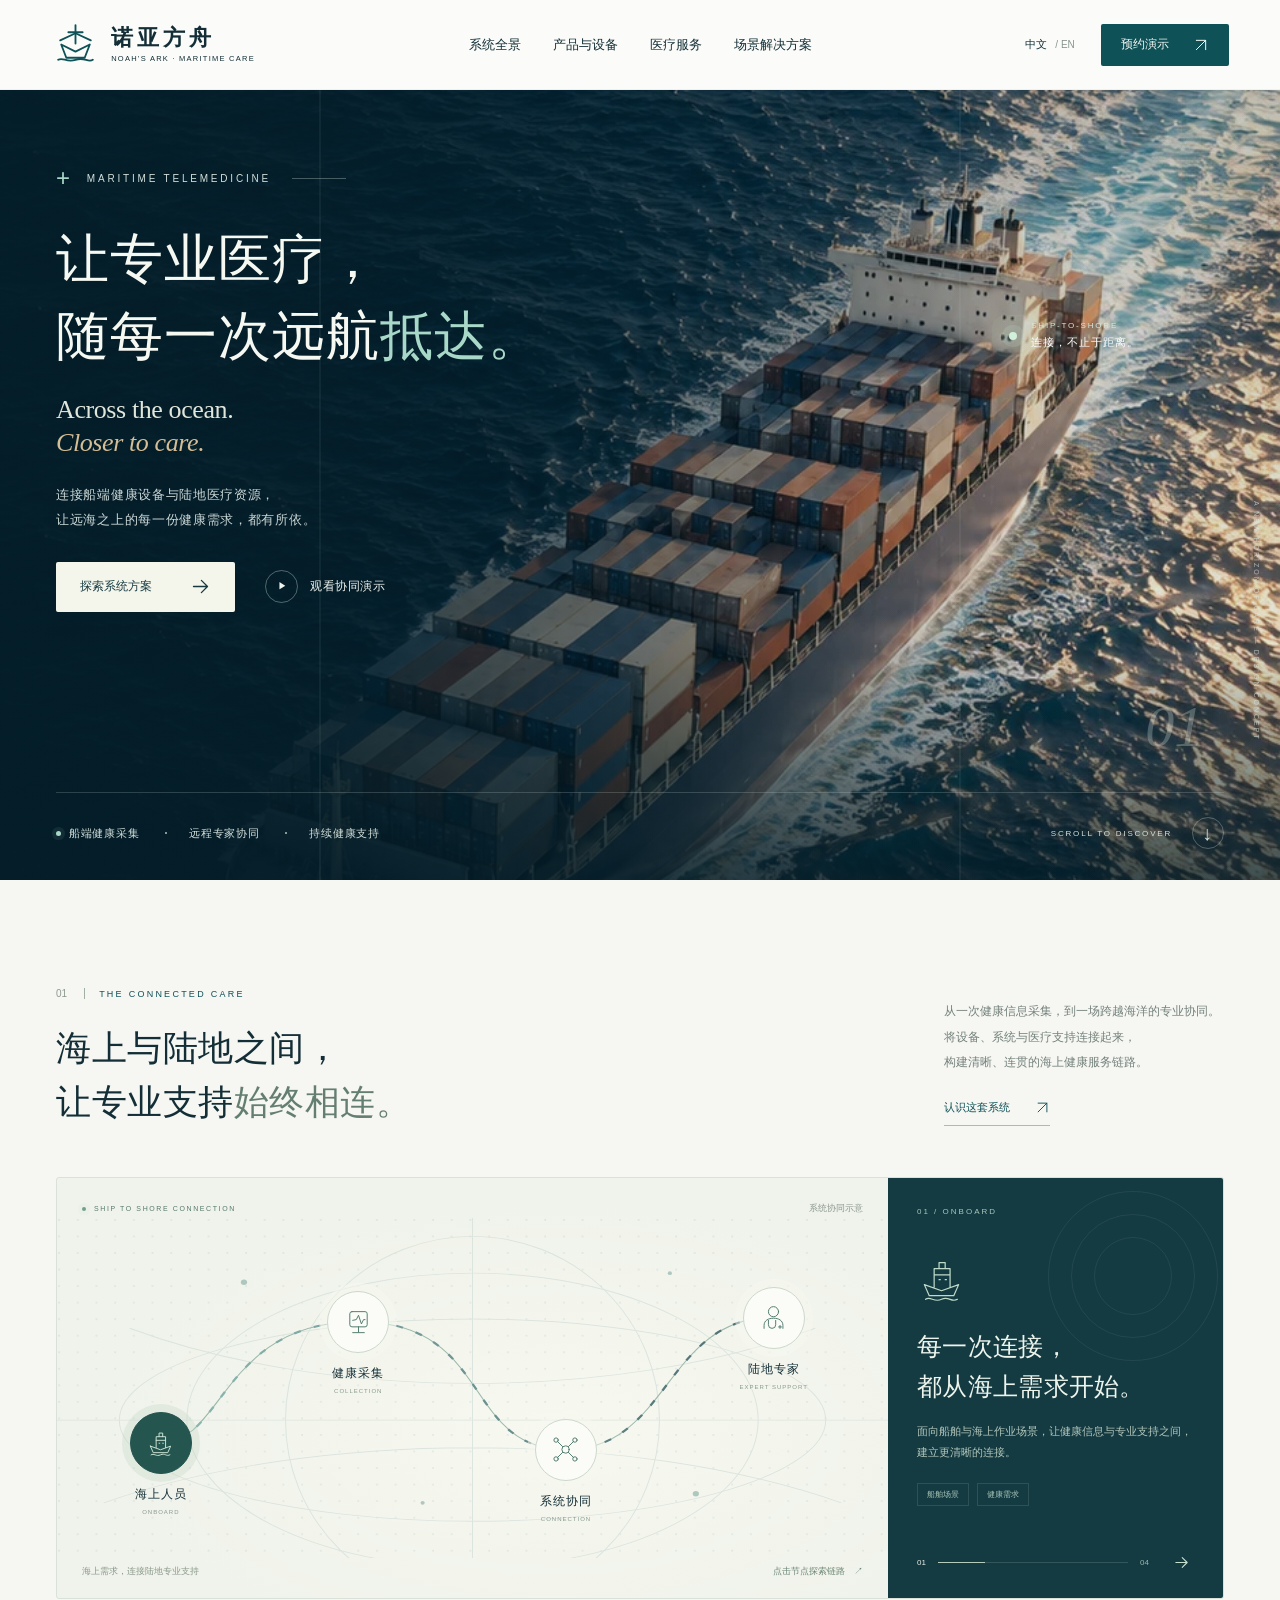
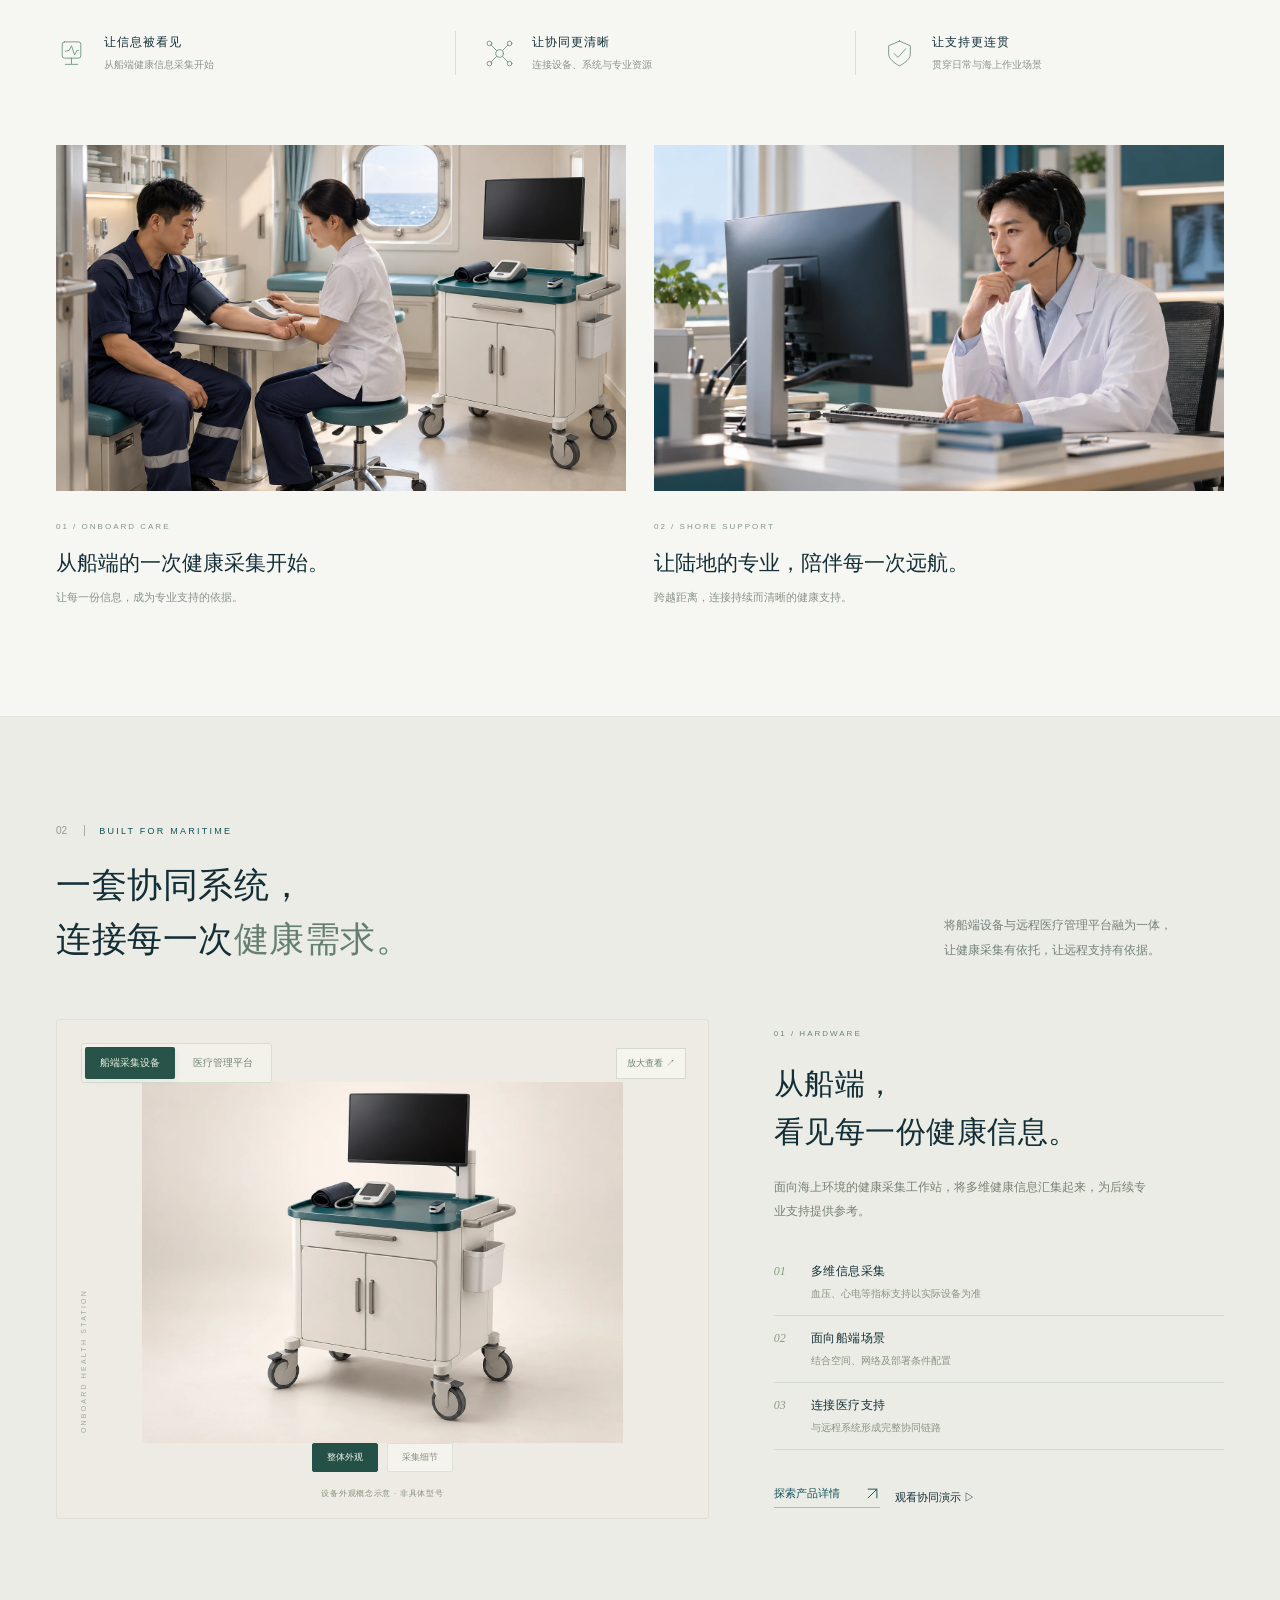
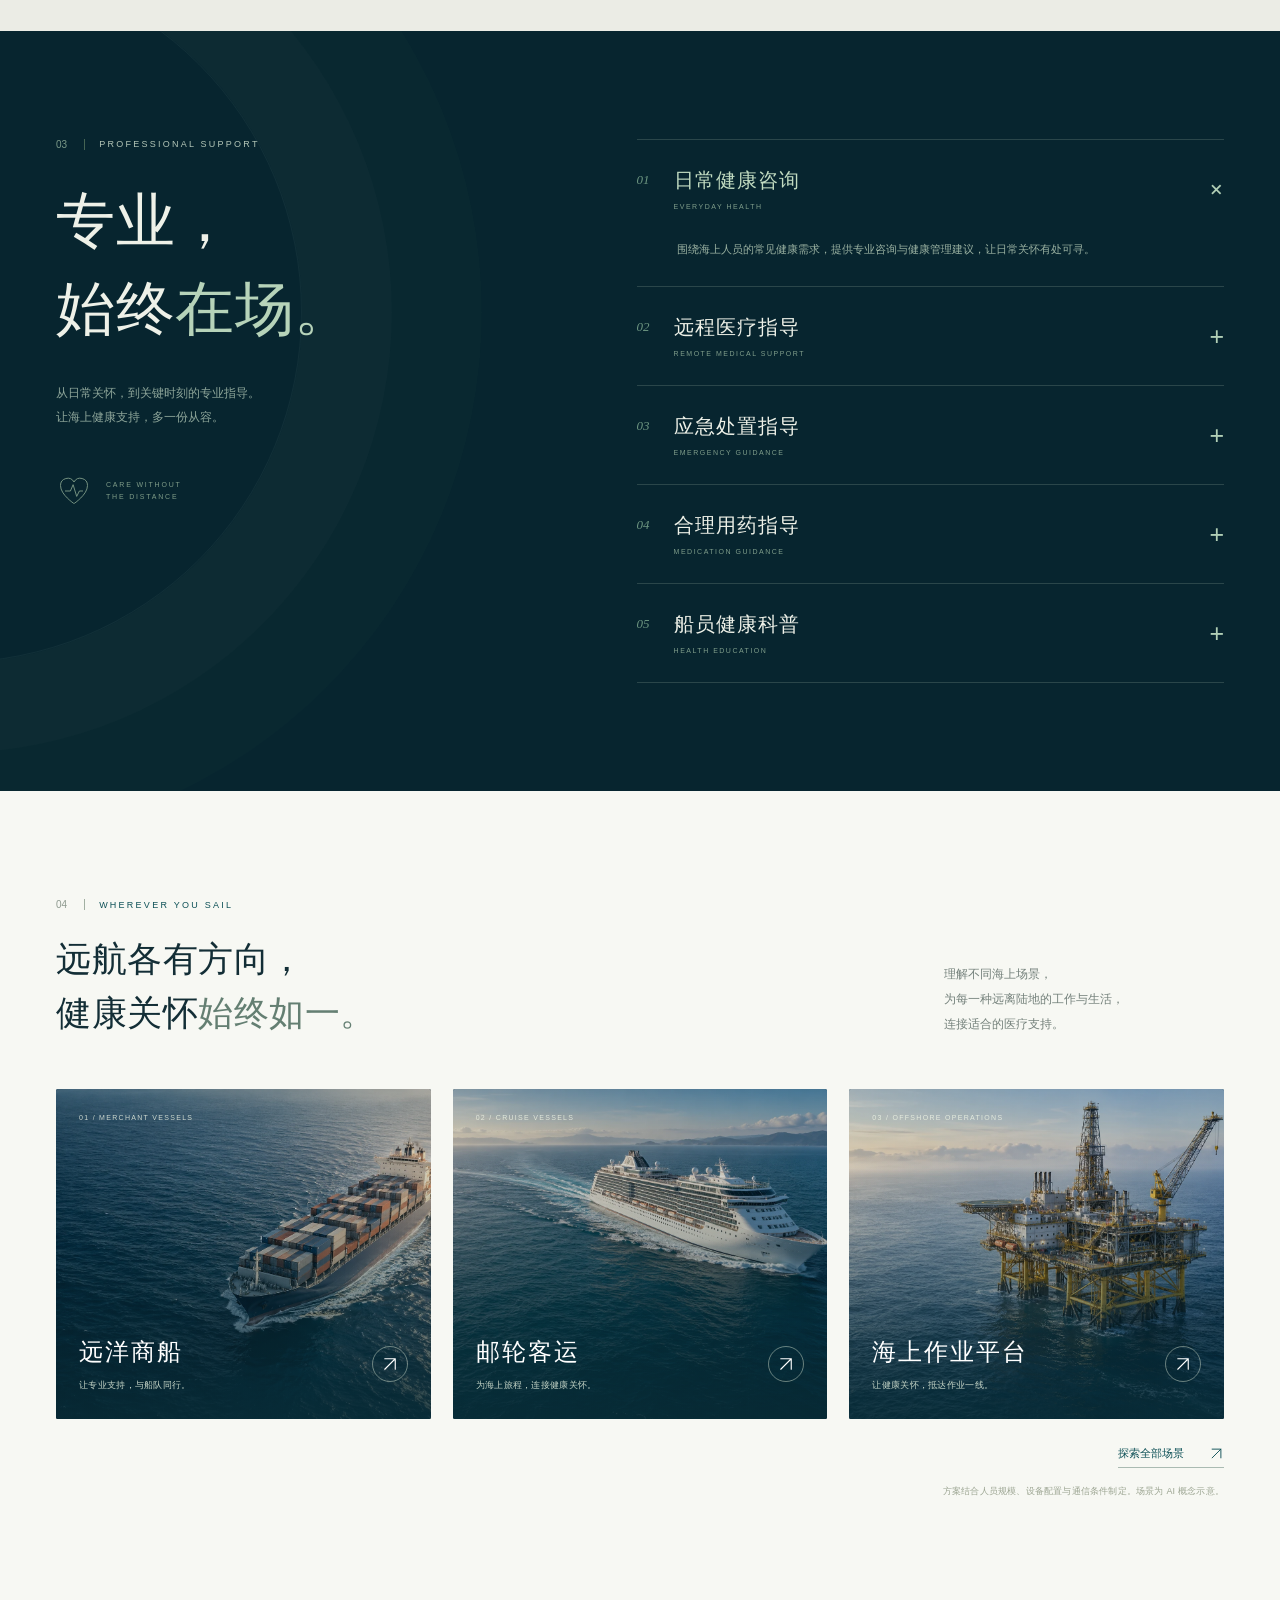
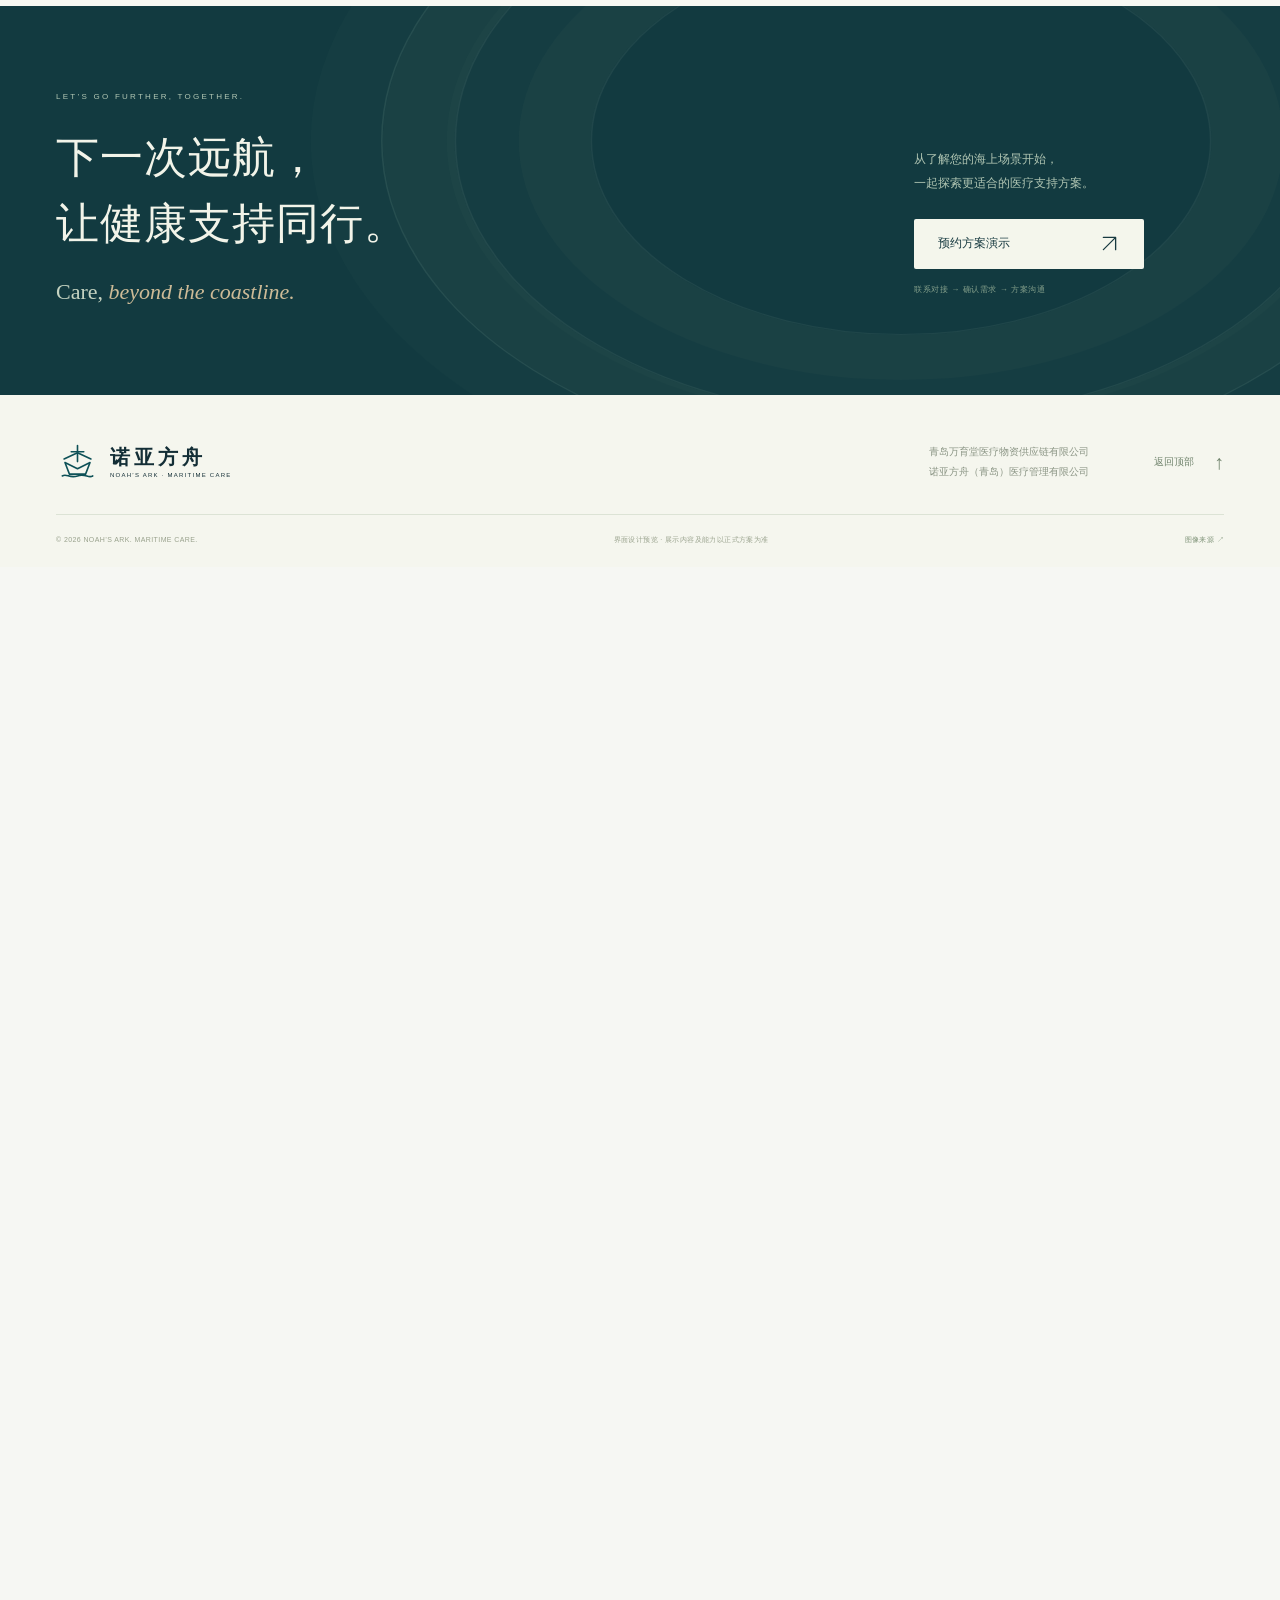
<file: index.html>
<!doctype html>
<html lang="zh-CN">
<head>
  <meta charset="UTF-8">
  <meta name="viewport" content="width=device-width, initial-scale=1.0">
  <meta name="theme-color" content="#082a34">
  <meta name="description" content="诺亚方舟海上远程医疗网站视觉原型。">
  <title>诺亚方舟 · 医疗支持，无远弗届</title>
  <link rel="icon" href="assets/favicon.svg" type="image/svg+xml">
  <link rel="stylesheet" href="styles.css">
  <link rel="stylesheet" href="motion.css">
  <link rel="stylesheet" href="experience.css">
  <script src="ui.js" defer></script>
  <script src="app.js" defer></script>
  <script src="hero-sequence.js" defer></script>
</head>
<body data-page="home">
<svg class="icon-library" xmlns="http://www.w3.org/2000/svg" aria-hidden="true">
  <defs>
    <symbol id="i-arrow" viewBox="0 0 24 24"><path d="M4 12h15M13 5l7 7-7 7"/></symbol>
    <symbol id="i-north" viewBox="0 0 24 24"><path d="M5 19 19 5M5 5h14v14"/></symbol>
    <symbol id="i-plus" viewBox="0 0 24 24"><path d="M12 5v14M5 12h14"/></symbol>
    <symbol id="i-ship" viewBox="0 0 40 40"><path d="m6 25 14 5 14-5-4 9H10l-4-9Zm8 2V12h13v15M18 12V7h5v5M14 17h13M7 37c4-3 7 3 13 0 6-3 8 3 13 0"/><path d="M18 21h1m4 0h1"/></symbol>
    <symbol id="i-device" viewBox="0 0 40 40"><rect x="8" y="5" width="24" height="21" rx="3"/><path d="m12 17 5-1 3-6 4 12 3-6h2M20 26v7M12 34h16"/></symbol>
    <symbol id="i-network" viewBox="0 0 40 40"><circle cx="20" cy="20" r="5"/><circle cx="7" cy="7" r="3"/><circle cx="33" cy="7" r="3"/><circle cx="7" cy="33" r="3"/><circle cx="33" cy="33" r="3"/><path d="m9 9 7 7m8 8 7 7M9 31l7-7M24 16l7-7"/></symbol>
    <symbol id="i-doctor" viewBox="0 0 40 40"><circle cx="20" cy="12" r="7"/><path d="M7 35v-4c0-7 6-10 13-10s13 3 13 10v4M13 24v6a5 5 0 0 0 10 0v-6M29 31v4m-2-2h4"/></symbol>
    <symbol id="i-heart" viewBox="0 0 40 40"><path d="M20 34S5 24 5 14a8 8 0 0 1 15-4 8 8 0 0 1 15 4c0 10-15 20-15 20Z"/><path d="M10 20h6l3-7 4 13 3-6h4"/></symbol>
    <symbol id="i-shield" viewBox="0 0 40 40"><path d="M20 4 6 10v11c0 8 14 15 14 15s14-7 14-15V10L20 4Z"/><path d="m13 20 5 5 10-11"/></symbol>
    <symbol id="i-waves" viewBox="0 0 40 40"><path d="M4 12c5-8 11 8 16 0s11 8 16 0M4 21c5-8 11 8 16 0s11 8 16 0M4 30c5-8 11 8 16 0s11 8 16 0"/></symbol>
  </defs>
</svg>
<a class="skip-link" href="#main">跳转到内容</a>
<header class="site-header"><a href="index.html" class="brand" aria-label="诺亚方舟 首页">
    <svg class="brand-mark" viewBox="0 0 48 48" aria-hidden="true"><path d="M24 5v18m-7-11h14M10 24l14 7 14-7-5 13H15l-5-13Z"/><path d="M7 39c5-3 8 3 17 0s12 3 17 0M9 20 24 13l15 7"/></svg>
    <span class="brand-words"><strong>诺亚方舟</strong><small>NOAH’S ARK · MARITIME CARE</small></span>
  </a><nav class="desktop-nav" aria-label="主导航"><a href="index.html#connection" data-section="connection">系统全景</a><a href="products.html" data-section="products">产品与设备</a><a href="index.html#services" data-section="services">医疗服务</a><a href="solutions.html" data-section="scenarios">场景解决方案</a></nav>
<div class="header-actions"><span class="language">中文 <span>/ EN</span></span><button class="header-cta" data-contact>预约演示 <svg aria-hidden="true"><use href="#i-north"/></svg></button><button class="menu-toggle" aria-label="打开导航" aria-expanded="false" aria-controls="mobile-nav"><span></span><span></span></button></div><span class="reading-progress" aria-hidden="true"></span></header>
<nav id="mobile-nav" class="mobile-nav" aria-label="移动端导航" hidden><a href="index.html#connection" data-section="connection">系统全景</a><a href="products.html" data-section="products">产品与设备</a><a href="index.html#services" data-section="services">医疗服务</a><a href="solutions.html" data-section="scenarios">场景解决方案</a><button data-contact>预约演示 ↗</button></nav>
<main id="main">
  <section class="hero-film" data-hero-film aria-labelledby="hero-title">
  <div class="hero">
    <picture class="hero-picture">
      <source media="(max-width: 760px)" srcset="assets/generated/hero-mobile-start.webp">
      <img class="hero-photo" src="assets/generated/hero-video-poster.webp" width="1280" height="720" alt="航船穿越深海，向着新的远方前行" fetchpriority="high">
    </picture>
    <canvas class="hero-canvas" aria-hidden="true"></canvas>
    <div class="hero-shade"></div><div class="hero-grid" aria-hidden="true"></div>
    <div class="hero-content page-width">
      <div class="hero-eyebrow"><span class="tiny-cross">+</span> MARITIME TELEMEDICINE <span class="eyebrow-rule"></span></div>
      <h1 id="hero-title">让专业医疗，<br>随每一次远航<span class="hero-accent">抵达。</span></h1>
      <p class="hero-english">Across the ocean.<br><em>Closer to care.</em></p>
      <p class="hero-description">连接船端健康设备与陆地医疗资源，<br>让远海之上的每一份健康需求，都有所依。</p>
      <div class="hero-buttons"><a class="button button-light" href="#connection">探索系统方案 <svg><use href="#i-arrow"/></svg></a><button class="film-button" data-tour><span class="play-icon">▶</span> 观看协同演示</button></div>
    </div>
    <div class="hero-film-message page-width" aria-hidden="true">
      <p class="hero-eyebrow"><span class="tiny-cross">+</span> ACROSS THE OCEAN</p>
      <h2>海上与陆地，<br>让专业<span>始终相连。</span></h2>
      <p>每一份来自海上的健康需求，<br>连接陆地的专业支持。</p>
      <a class="button button-light" href="#connection" tabindex="-1">探索连接的力量 <svg><use href="#i-arrow"/></svg></a>
    </div>
    <div class="signal-label" aria-hidden="true"><span class="signal-point"></span><span>SHIP-TO-SHORE<br><b>连接，不止于距离。</b></span></div>
    <div class="hero-bottom page-width"><div class="hero-capabilities"><span><i></i> 船端健康采集</span><span>远程专家协同</span><span>持续健康支持</span></div><a class="scroll-cue" href="#connection">SCROLL TO DISCOVER <span>↓</span></a></div>
    <span class="hero-side-note">A NEW HORIZON OF CARE — DESIGN CONCEPT</span>
    <div class="hero-film-progress" aria-hidden="true"><span></span></div>
  </div>
  </section>

  <section class="connection section-space" id="connection">
    <div class="page-width">
      <div class="section-heading reveal"><div><p class="eyebrow"><span>01</span> THE CONNECTED CARE</p><h2>海上与陆地之间，<br>让专业支持<span class="serif-em">始终相连。</span></h2></div><div class="section-intro"><p>从一次健康信息采集，到一场跨越海洋的专业协同。<br>将设备、系统与医疗支持连接起来，<br>构建清晰、连贯的海上健康服务链路。</p><a class="text-link" href="products.html">认识这套系统 <svg><use href="#i-north"/></svg></a></div></div>
      <div class="connection-board reveal">
        <div class="network-canvas">
          <div class="map-topline"><span><i></i> SHIP TO SHORE CONNECTION</span><small>系统协同示意</small></div>
          <svg class="network-art" viewBox="0 0 800 370" preserveAspectRatio="none" aria-hidden="true">
            <defs><pattern id="dot-grid" width="18" height="18" patternUnits="userSpaceOnUse"><circle cx="2" cy="2" r="1" fill="#a9bdbe" opacity=".4"/></pattern><linearGradient id="route-color"><stop stop-color="#6ca9a3"/><stop offset="1" stop-color="#143d48"/></linearGradient></defs>
            <rect x="0" y="0" width="800" height="370" fill="url(#dot-grid)"/>
            <g fill="none" stroke="#d4dfda" stroke-width="1"><ellipse cx="400" cy="220" rx="340" ry="110"/><ellipse cx="400" cy="220" rx="275" ry="160"/><ellipse cx="400" cy="220" rx="180" ry="200"/><path d="M0 220h800M400 0v370M70 120c190 80 470 80 660 0M45 310c200-80 510-80 710 0"/></g>
            <path class="route-base" d="M100 245C160 245 160 113 290 113S390 252 490 252 585 108 690 108"/>
            <path class="route-flow" d="M100 245C160 245 160 113 290 113S390 252 490 252 585 108 690 108"/>
            <g fill="#98b9b0"><circle cx="180" cy="70" r="3"/><circle cx="615" cy="300" r="3"/><circle cx="590" cy="60" r="2"/><circle cx="352" cy="310" r="2"/></g>
          </svg>
          <button class="network-node node-0 active" data-node="0" aria-pressed="true"><span class="node-symbol"><svg><use href="#i-ship"/></svg></span><span class="node-caption">海上人员<small>ONBOARD</small></span></button>
          <button class="network-node node-1" data-node="1" aria-pressed="false"><span class="node-symbol"><svg><use href="#i-device"/></svg></span><span class="node-caption">健康采集<small>COLLECTION</small></span></button>
          <button class="network-node node-2" data-node="2" aria-pressed="false"><span class="node-symbol"><svg><use href="#i-network"/></svg></span><span class="node-caption">系统协同<small>CONNECTION</small></span></button>
          <button class="network-node node-3" data-node="3" aria-pressed="false"><span class="node-symbol"><svg><use href="#i-doctor"/></svg></span><span class="node-caption">陆地专家<small>EXPERT SUPPORT</small></span></button>
          <div class="network-bottom"><span>海上需求，连接陆地专业支持</span><small>点击节点探索链路 <span>↗</span></small></div>
        </div>
        <div class="network-detail" aria-live="polite"><span class="detail-kicker" id="node-kicker">01 / ONBOARD</span><div class="detail-visual"><svg id="detail-icon"><use href="#i-ship"/></svg><span class="orbital-ring"></span></div><h3 id="node-title">每一次连接，<br>都从海上需求开始。</h3><p id="node-description">面向船舶与海上作业场景，让健康信息与专业支持之间，建立更清晰的连接。</p><div class="detail-tags" id="node-tags"><span>船舶场景</span><span>健康需求</span></div><div class="detail-pagination"><span id="node-page">01</span><span class="detail-track"><i></i></span><span>04</span><button id="next-node" aria-label="查看下一个协同环节"><svg><use href="#i-arrow"/></svg></button></div></div>
      </div>
      <div class="connection-principles reveal"><div><svg><use href="#i-device"/></svg><span><b>让信息被看见</b><small>从船端健康信息采集开始</small></span></div><div><svg><use href="#i-network"/></svg><span><b>让协同更清晰</b><small>连接设备、系统与专业资源</small></span></div><div><svg><use href="#i-shield"/></svg><span><b>让支持更连贯</b><small>贯穿日常与海上作业场景</small></span></div></div>
      <div class="care-gallery reveal">
        <figure><div class="care-photo"><img src="assets/generated/onboard-care.webp" width="1586" height="992" alt="船舱内开展日常健康信息采集的概念场景" loading="lazy"></div><figcaption><span>01 / ONBOARD CARE</span><h3>从船端的一次健康采集开始。</h3><p>让每一份信息，成为专业支持的依据。</p></figcaption></figure>
        <figure><div class="care-photo"><img src="assets/generated/shore-specialist.webp" width="1586" height="992" alt="陆地医疗专业人员进行远程协同的概念场景" loading="lazy"></div><figcaption><span>02 / SHORE SUPPORT</span><h3>让陆地的专业，陪伴每一次远航。</h3><p>跨越距离，连接持续而清晰的健康支持。</p></figcaption></figure>
      </div>
    </div>
  </section>

  <section class="products section-space" id="products"><div class="page-width">
    <div class="section-heading reveal"><div><p class="eyebrow"><span>02</span> BUILT FOR MARITIME</p><h2>一套协同系统，<br>连接每一次<span class="serif-em">健康需求。</span></h2></div><p class="section-intro">将船端设备与远程医疗管理平台融为一体，<br>让健康采集有依托，让远程支持有依据。</p></div>
    <div class="product-layout reveal">
      <div class="product-stage"><div class="product-tabs" role="tablist" aria-label="产品类别"><button role="tab" aria-selected="true" aria-controls="device-panel" id="device-tab" data-product="device">船端采集设备</button><button role="tab" aria-selected="false" aria-controls="platform-panel" id="platform-tab" data-product="platform" tabindex="-1">医疗管理平台</button></div>
        <div id="device-panel" role="tabpanel" aria-labelledby="device-tab" class="product-panel">
          <button class="device-zoom" data-zoom>放大查看 ↗</button><span class="product-vertical">ONBOARD HEALTH STATION</span>
          <img id="workstation-image" class="medical-device-photo" src="assets/generated/medical-workstation.webp" width="1448" height="1086" alt="船端医疗工作站整体外观概念图" loading="lazy">
          <div class="device-views" role="group" aria-label="设备视图"><button data-device-view="medical-workstation" aria-pressed="true">整体外观</button><button data-device-view="medical-workstation-detail" aria-pressed="false">采集细节</button></div>
          <span class="product-caption">设备外观概念示意 · 非具体型号</span>
        </div>
        <div id="platform-panel" role="tabpanel" aria-labelledby="platform-tab" class="product-panel platform-panel" hidden><div class="platform-window"><div class="platform-titlebar"><span class="mini-logo">+</span> 诺亚方舟 · 医疗协同平台 <span class="demo-chip">演示数据</span></div><div class="platform-body"><aside><span class="selected">协同工作台</span><span>健康信息</span><span>服务记录</span><span>资料管理</span><span>系统设置</span></aside><div class="platform-main"><p class="platform-welcome">远程健康支持工作台</p><div class="platform-status"><span><i></i> 演示连接已建立</span><small>船端 → 医疗支持端</small></div><div class="platform-wave"><span>心电信息 / 功能示意</span><svg viewBox="0 0 350 90"><path d="M0 50h55l10-13 9 25 11-50 12 65 9-28h50l12-13 8 26 11-49 12 64 11-28h80l9-10 9 10h42"/></svg></div><div class="platform-bottom"><div><small>协同信息</small><strong>健康信息概览</strong><p>采集信息、服务记录与支持流程</p></div><span>→</span></div></div></div></div><span class="product-caption">医疗管理平台界面概念 · 演示数据</span></div>
      </div>
      <div class="product-info"><span class="product-number" id="product-number">01 / HARDWARE</span><h3 id="product-title">从船端，<br>看见每一份健康信息。</h3><p id="product-description">面向海上环境的健康采集工作站，将多维健康信息汇集起来，为后续专业支持提供参考。</p><div class="product-feature-list" id="product-features"><div><span>01</span><b>多维信息采集</b><small>血压、心电等指标支持以实际设备为准</small></div><div><span>02</span><b>面向船端场景</b><small>结合空间、网络及部署条件配置</small></div><div><span>03</span><b>连接医疗支持</b><small>与远程系统形成完整协同链路</small></div></div><div class="page-actions"><a class="text-link" href="products.html">探索产品详情 <svg><use href="#i-north"/></svg></a><button class="button-ghost" data-tour>观看协同演示 ▷</button></div></div>
    </div>
  </div></section>

  <section class="services section-space" id="services"><div class="page-width services-layout"><div class="service-statement reveal"><p class="eyebrow"><span>03</span> PROFESSIONAL SUPPORT</p><h2>专业，<br>始终<span>在场。</span></h2><p>从日常关怀，到关键时刻的专业指导。<br>让海上健康支持，多一份从容。</p><div class="service-seal"><svg><use href="#i-heart"/></svg><span>CARE WITHOUT<br>THE DISTANCE</span></div></div><div class="service-list reveal">
    <details open><summary><span class="service-index">01</span><span class="service-name">日常健康咨询<small>EVERYDAY HEALTH</small></span><span class="accordion-plus">+</span></summary><p>围绕海上人员的常见健康需求，提供专业咨询与健康管理建议，让日常关怀有处可寻。</p></details>
    <details><summary><span class="service-index">02</span><span class="service-name">远程医疗指导<small>REMOTE MEDICAL SUPPORT</small></span><span class="accordion-plus">+</span></summary><p>结合沟通信息与船端采集资料，协助建立专业医疗支持链路。具体服务内容以正式接入方案为准。</p></details>
    <details><summary><span class="service-index">03</span><span class="service-name">应急处置指导<small>EMERGENCY GUIDANCE</small></span><span class="accordion-plus">+</span></summary><p>通过既定服务通道连接专业支持，为海上突发健康需求提供指导，并衔接必要的线下医疗资源。</p></details>
    <details><summary><span class="service-index">04</span><span class="service-name">合理用药指导<small>MEDICATION GUIDANCE</small></span><span class="accordion-plus">+</span></summary><p>围绕随船药品与实际需求，提供专业用药咨询，帮助海上人员理解药品使用注意事项。</p></details>
    <details><summary><span class="service-index">05</span><span class="service-name">船员健康科普<small>HEALTH EDUCATION</small></span><span class="accordion-plus">+</span></summary><p>围绕海上作业与日常生活，分享健康防护、常见病预防与应急处置相关知识。</p></details>
  </div></div></section>

  <section class="scenarios section-space" id="scenarios"><div class="page-width"><div class="section-heading reveal"><div><p class="eyebrow"><span>04</span> WHEREVER YOU SAIL</p><h2>远航各有方向，<br>健康关怀<span class="serif-em">始终如一。</span></h2></div><p class="section-intro">理解不同海上场景，<br>为每一种远离陆地的工作与生活，<br>连接适合的医疗支持。</p></div><div class="scenario-grid reveal">
      <button class="scenario-card" data-scenario="merchant"><img src="assets/generated/hero-desktop-start.webp" alt="远洋商船航行的概念场景" loading="lazy" width="1672" height="941"><span class="scenario-overlay"></span><span class="scenario-top">01 / MERCHANT VESSELS</span><span class="scenario-bottom"><span><strong>远洋商船</strong><small>让专业支持，与船队同行。</small></span><span class="round-arrow"><svg><use href="#i-north"/></svg></span></span></button>
      <button class="scenario-card" data-scenario="cruise"><img src="assets/generated/cruise-scenario.webp" alt="邮轮在海上航行的概念场景" loading="lazy" width="1586" height="992"><span class="scenario-overlay"></span><span class="scenario-top">02 / CRUISE VESSELS</span><span class="scenario-bottom"><span><strong>邮轮客运</strong><small>为海上旅程，连接健康关怀。</small></span><span class="round-arrow"><svg><use href="#i-north"/></svg></span></span></button>
      <button class="scenario-card offshore-card" data-scenario="offshore"><img src="assets/generated/offshore-scenario.webp" alt="海上作业平台的概念场景" loading="lazy" width="1586" height="992"><span class="scenario-overlay"></span><span class="scenario-top">03 / OFFSHORE OPERATIONS</span><span class="scenario-bottom"><span><strong>海上作业平台</strong><small>让健康关怀，抵达作业一线。</small></span><span class="round-arrow"><svg><use href="#i-north"/></svg></span></span></button>
    </div><div class="section-link-row"><a class="text-link" href="solutions.html">探索全部场景 <svg><use href="#i-north"/></svg></a></div><p class="scenario-note">方案结合人员规模、设备配置与通信条件制定。场景为 AI 概念示意。</p></div></section>

  <section class="contact-banner" id="contact"><div class="contact-contours" aria-hidden="true"></div><div class="page-width contact-content reveal"><div><p class="eyebrow">LET’S GO FURTHER, TOGETHER.</p><h2>下一次远航，<br>让健康支持同行。</h2><p class="contact-english">Care, <em>beyond the coastline.</em></p></div><div class="contact-action"><p>从了解您的海上场景开始，<br>一起探索更适合的医疗支持方案。</p><button class="button button-light" data-contact>预约方案演示 <svg><use href="#i-north"/></svg></button><span>联系对接 → 确认需求 → 方案沟通</span></div></div></section>
</main>
<footer class="site-footer"><div class="page-width footer-top"><a href="index.html" class="brand footer-brand"><svg class="brand-mark" viewBox="0 0 48 48" aria-hidden="true"><path d="M24 5v18m-7-11h14M10 24l14 7 14-7-5 13H15l-5-13Z"/><path d="M7 39c5-3 8 3 17 0s12 3 17 0M9 20 24 13l15 7"/></svg><span class="brand-words"><strong>诺亚方舟</strong><small>NOAH’S ARK · MARITIME CARE</small></span></a><p>青岛万育堂医疗物资供应链有限公司<br>诺亚方舟（青岛）医疗管理有限公司</p><a href="#main" class="back-top">返回顶部 <span>↑</span></a></div><div class="page-width footer-bottom"><span>© 2026 NOAH’S ARK. MARITIME CARE.</span><span>界面设计预览 · 展示内容及能力以正式方案为准</span><a href="ASSETS.md">图像来源 ↗</a></div></footer>


<aside class="quick-actions" aria-label="快捷操作"><button data-contact><svg aria-hidden="true"><use href="#i-north"/></svg>方案咨询</button><a href="#main" aria-label="返回顶部">↑</a></aside>
<dialog id="contact-dialog" class="dialog contact-dialog" aria-labelledby="contact-title" aria-describedby="contact-intro">
  <button class="dialog-close" data-close aria-label="关闭预约窗口">×</button>
  <div class="contact-layout"><aside class="contact-aside"><img src="assets/generated/hero-desktop-start.webp" alt="" loading="lazy"><p class="modal-kicker">A CONVERSATION, A NEW HORIZON.</p><h3>从一次交流开始，<br>让专业支持<br><span>陪伴下一次远航。</span></h3><p>Care, beyond<br>the coastline.</p><div class="contact-path"><div><span>01</span>了解您的海上场景</div><div><span>02</span>共同梳理实际需求</div><div><span>03</span>探索合适的协同方案</div></div></aside>
  <div class="contact-main"><p class="modal-kicker">LET’S CONNECT</p><h2 id="contact-title" tabindex="-1" data-dialog-focus>开启一段专业对话。</h2><p id="contact-intro" class="contact-intro">从您的场景出发，了解适合的海上医疗支持方案。</p>
  <div class="form-progress" aria-label="预约步骤"><span class="active" data-form-progress aria-current="step"><b>1</b>选择场景</span><span data-form-progress><b>2</b>联系信息</span></div>
  <form id="contact-form"><fieldset data-form-step="0"><legend>您希望了解哪一种场景？</legend><div class="choice-grid">
    <label class="choice-card"><input type="radio" name="scene" value="merchant" checked><svg aria-hidden="true"><use href="#i-ship"/></svg>远洋商船</label>
    <label class="choice-card"><input type="radio" name="scene" value="cruise"><svg aria-hidden="true"><use href="#i-waves"/></svg>邮轮客运</label>
    <label class="choice-card"><input type="radio" name="scene" value="offshore"><svg aria-hidden="true"><use href="#i-network"/></svg>海上作业</label></div>
    <p class="need-heading">您关注的内容 <small>（可多选）</small></p><div class="need-options"><label><input type="checkbox" name="needs" value="device">船端设备</label><label><input type="checkbox" name="needs" value="platform">管理平台</label><label><input type="checkbox" name="needs" value="service">医疗支持</label></div>
    <button id="form-next" class="button button-dark form-next" type="button">下一步 · 联系信息 <svg aria-hidden="true"><use href="#i-arrow"/></svg></button></fieldset>
    <fieldset data-form-step="1" hidden disabled><legend>留下联系信息，便于后续方案沟通。</legend><div class="contact-fields"><label>您的称呼<input name="name" placeholder="请输入称呼" required maxlength="40" autocomplete="name"></label><label>单位名称<input name="company" placeholder="船舶管理公司 / 船东 / 其他单位" required maxlength="100" autocomplete="organization"></label><label>联系方式<input name="contact" placeholder="手机号或邮箱" required maxlength="100" autocomplete="off"></label></div><div class="form-buttons"><button type="button" id="form-back" class="button-ghost">← 返回</button><button type="submit" class="button button-dark">确认合作意向 <svg aria-hidden="true"><use href="#i-north"/></svg></button></div></fieldset><p class="form-note">当前为界面原型，填写内容仅用于本次交互展示，不会发送或保存。</p></form>
  <div id="form-success" class="form-success" hidden><svg aria-hidden="true"><use href="#i-shield"/></svg><h3 tabindex="-1">对话，<br>从了解彼此开始。</h3><p>预约交互演示完成。本次填写内容未发送或保存。</p><div class="success-steps">正式接入后，可衔接需求确认、方案沟通与演示安排。</div><button class="button button-dark" data-close>返回浏览 <svg aria-hidden="true"><use href="#i-arrow"/></svg></button></div></div></div>
</dialog>
<dialog id="scenario-dialog" class="dialog scenario-dialog" aria-labelledby="scenario-title" aria-describedby="scenario-description"><button class="dialog-close" data-close aria-label="关闭场景详情">×</button><div class="scenario-modal-layout"><div class="scenario-modal-image"><img id="scenario-image" src="assets/generated/hero-desktop-start.webp" alt="远洋商船概念场景" loading="lazy"><span>Every voyage.<br>Closer to care.</span></div><div class="scenario-modal-copy"><p class="modal-kicker" id="scenario-kicker">MERCHANT VESSELS</p><h2 id="scenario-title" tabindex="-1" data-dialog-focus>让专业支持，与船队同行。</h2><p id="scenario-description"></p><div class="scenario-detail-points"><span></span><span></span><span></span></div><div class="page-actions"><a id="scenario-page-link" class="button button-dark" href="solutions.html">探索完整方案 <svg aria-hidden="true"><use href="#i-arrow"/></svg></a><button class="text-link" data-contact>场景咨询 <svg aria-hidden="true"><use href="#i-north"/></svg></button></div><small>配置与服务范围结合实际场景制定。影像为概念示意。</small></div></div></dialog>
<dialog id="tour-dialog" class="dialog tour-dialog" aria-labelledby="tour-title"><button class="dialog-close" data-close aria-label="关闭协同演示">×</button><div class="tour-heading"><p class="modal-kicker">A CONNECTED JOURNEY</p><h2 id="tour-title" tabindex="-1" data-dialog-focus>一次跨越海洋的专业连接。</h2></div><div class="tour-scene"><img id="tour-image" src="assets/generated/hero-desktop-start.webp" alt="远洋商船概念场景" loading="lazy"><div class="tour-scene-content" aria-live="polite"><span id="tour-step-label">01 / ONBOARD</span><h3 id="tour-step-title">从海上需求开始</h3><p id="tour-step-description">面向船舶与海上作业场景，建立健康信息与专业支持之间的连接。</p><div class="tour-tags"><span>海上健康需求</span><span>适配实际场景</span></div></div></div><div class="tour-steps" role="group" aria-label="协同流程"><button data-tour-step="0" class="active" aria-pressed="true">01 船端需求</button><button data-tour-step="1" aria-pressed="false">02 健康采集</button><button data-tour-step="2" aria-pressed="false">03 系统协同</button><button data-tour-step="3" aria-pressed="false">04 专家支持</button></div><div class="tour-controls"><div class="tour-nav"><button id="tour-prev" disabled aria-label="上一步">←</button><span id="tour-count">01 / 04</span><button id="tour-next" aria-label="下一步">→</button></div><span>协同流程 · 功能示意</span><button id="tour-play" aria-pressed="false">自动播放 ▷</button></div></dialog>
<dialog id="lightbox-dialog" class="dialog lightbox-dialog" aria-labelledby="lightbox-title"><button class="dialog-close" data-close aria-label="关闭设备大图">×</button><div class="lightbox-stage"><img id="lightbox-image" src="assets/generated/medical-workstation.webp" alt="医疗工作站整体外观" loading="lazy"></div><div class="lightbox-footer"><div><h2 id="lightbox-title" tabindex="-1" data-dialog-focus>医疗工作站 · 整体外观</h2><p>设备外观概念示意 · 非具体型号</p></div><div class="lightbox-controls"><button id="lightbox-prev" aria-label="上一张设备图片">←</button><span id="lightbox-count">01 / 02</span><button id="lightbox-next" aria-label="下一张设备图片">→</button></div></div></dialog>

</body>
</html>
</file>
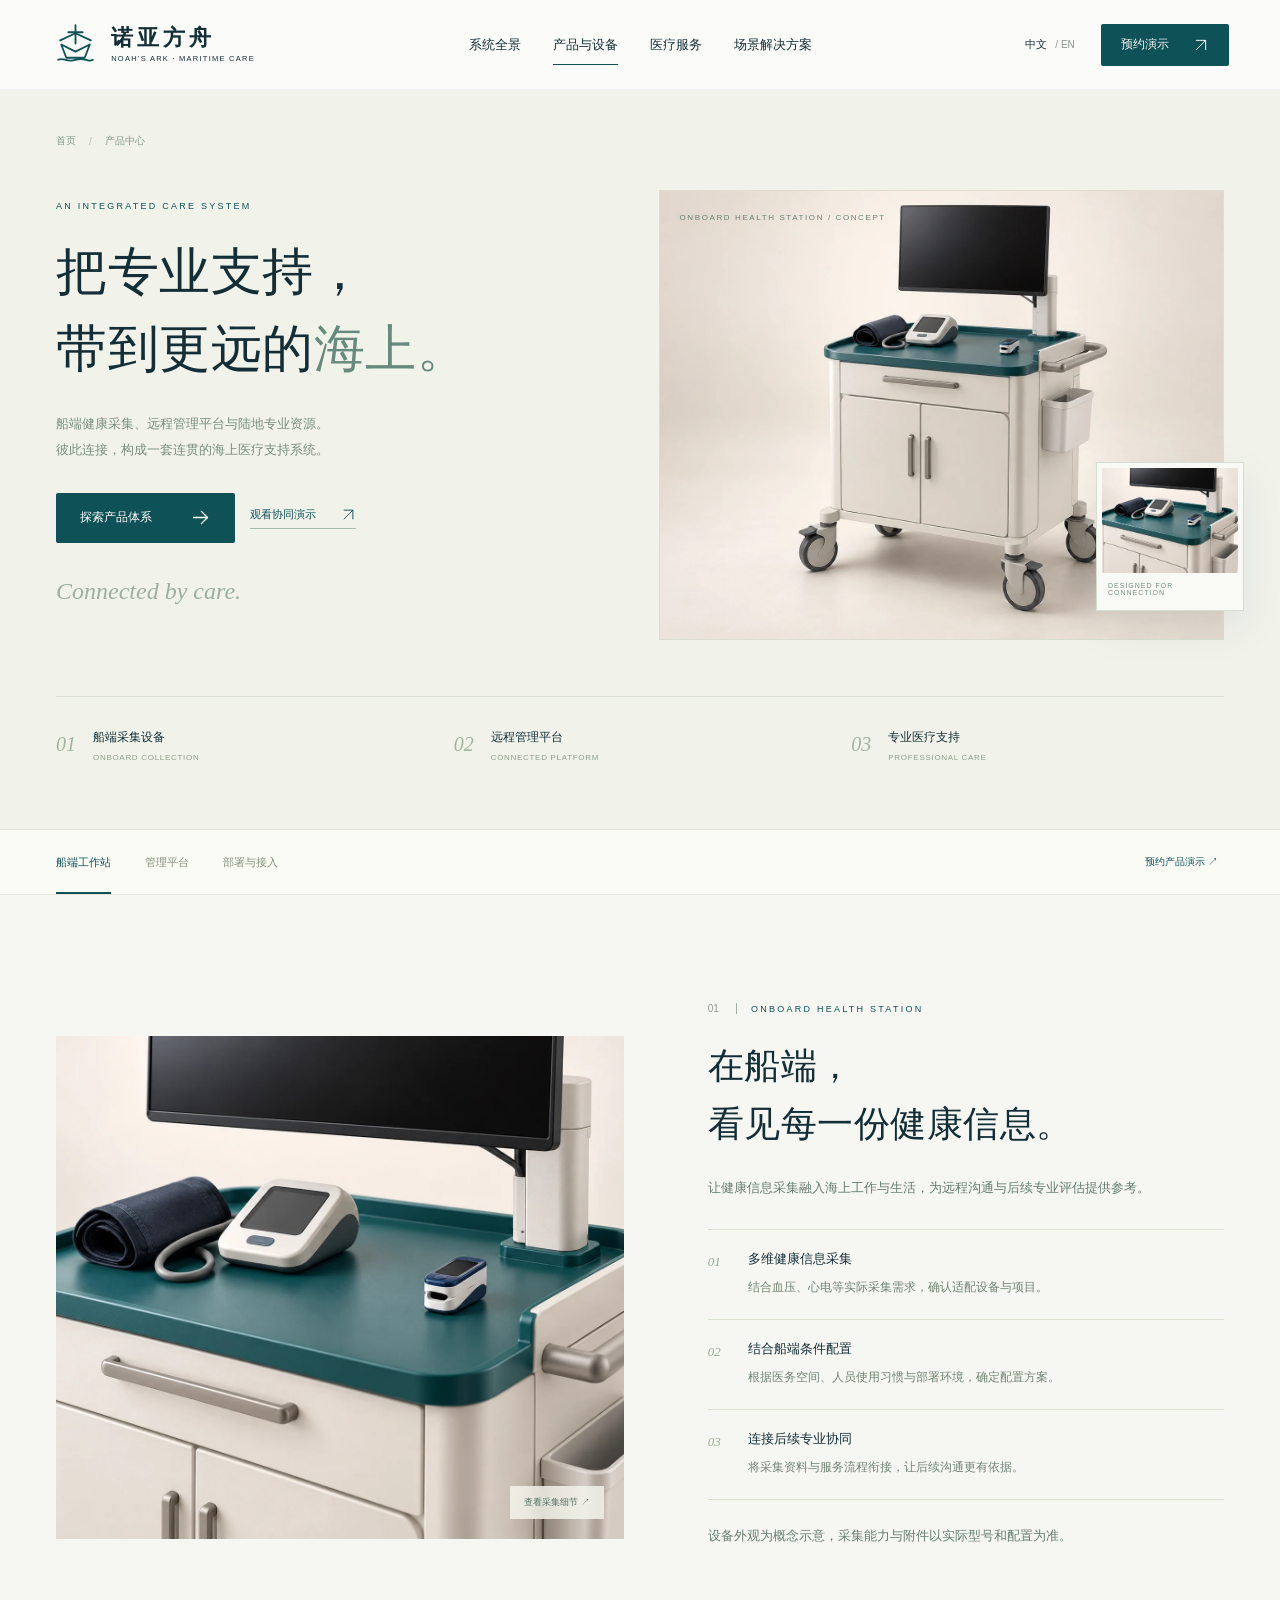
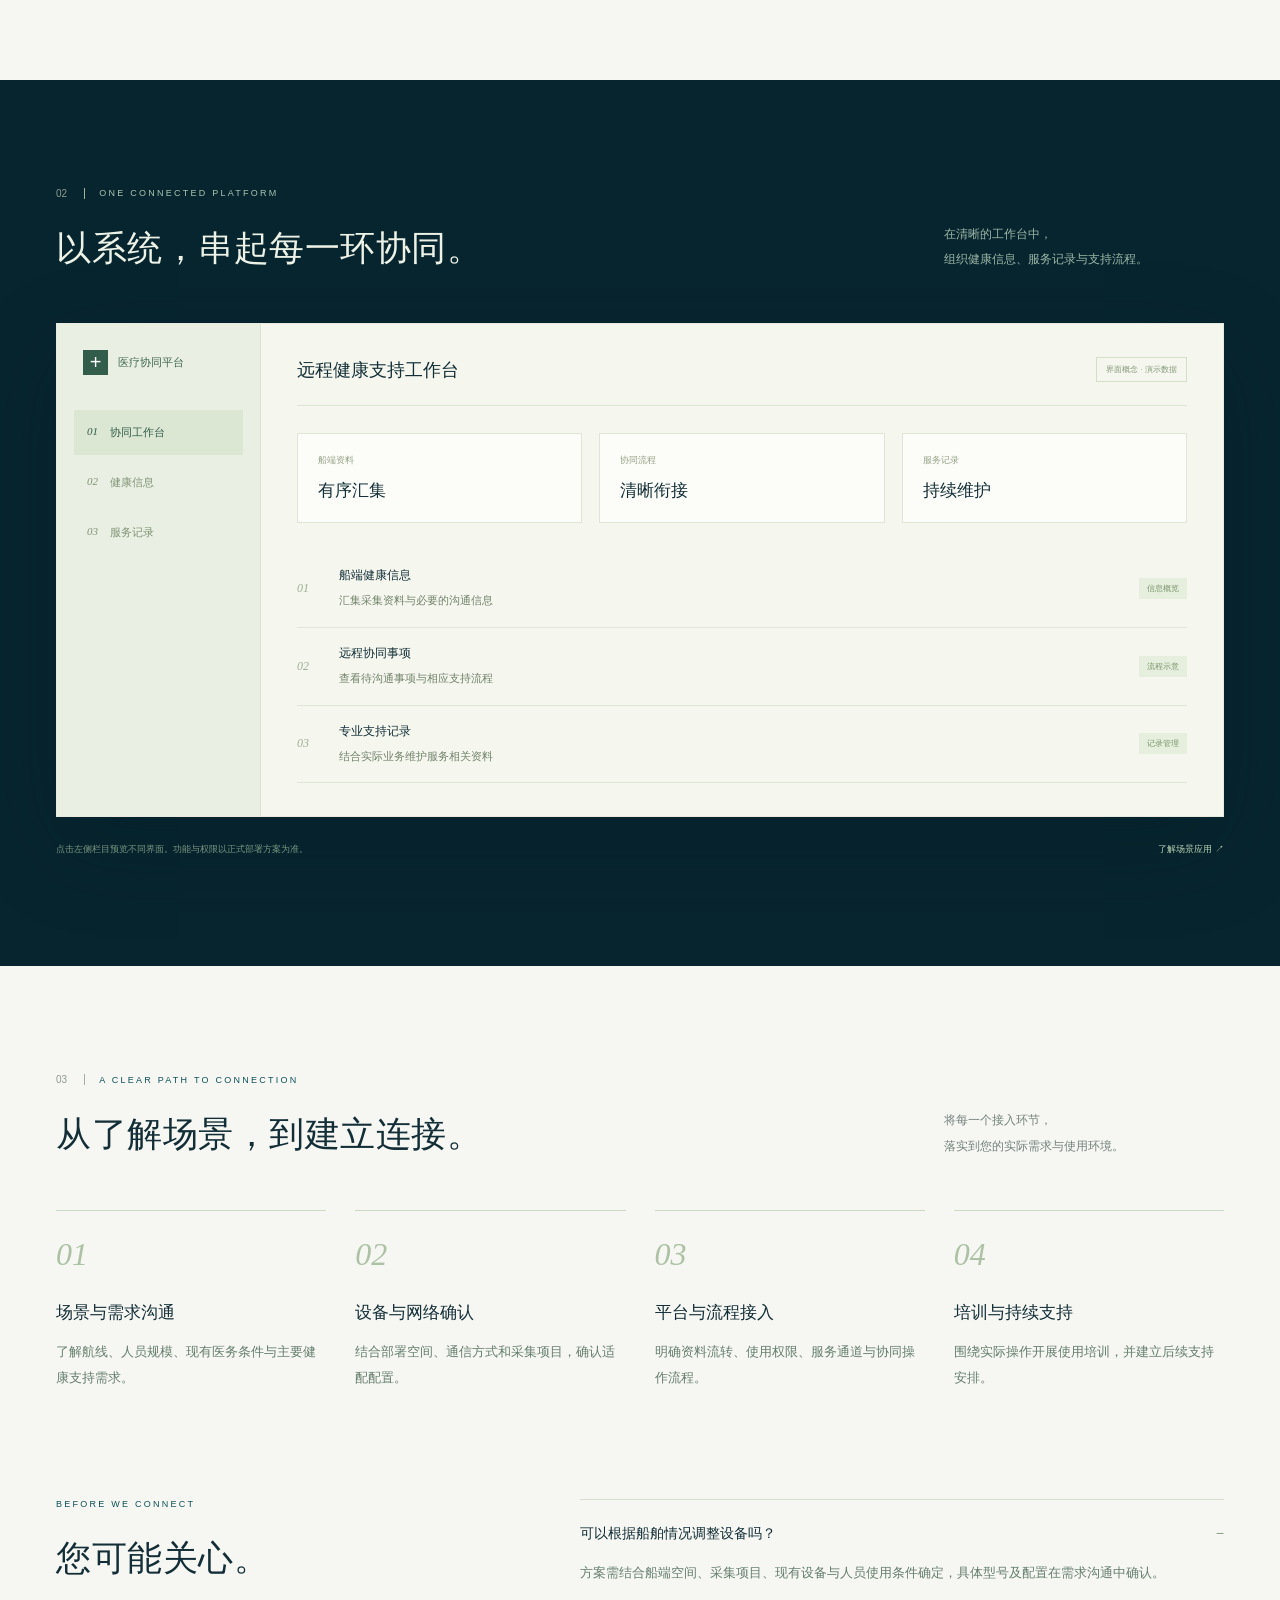
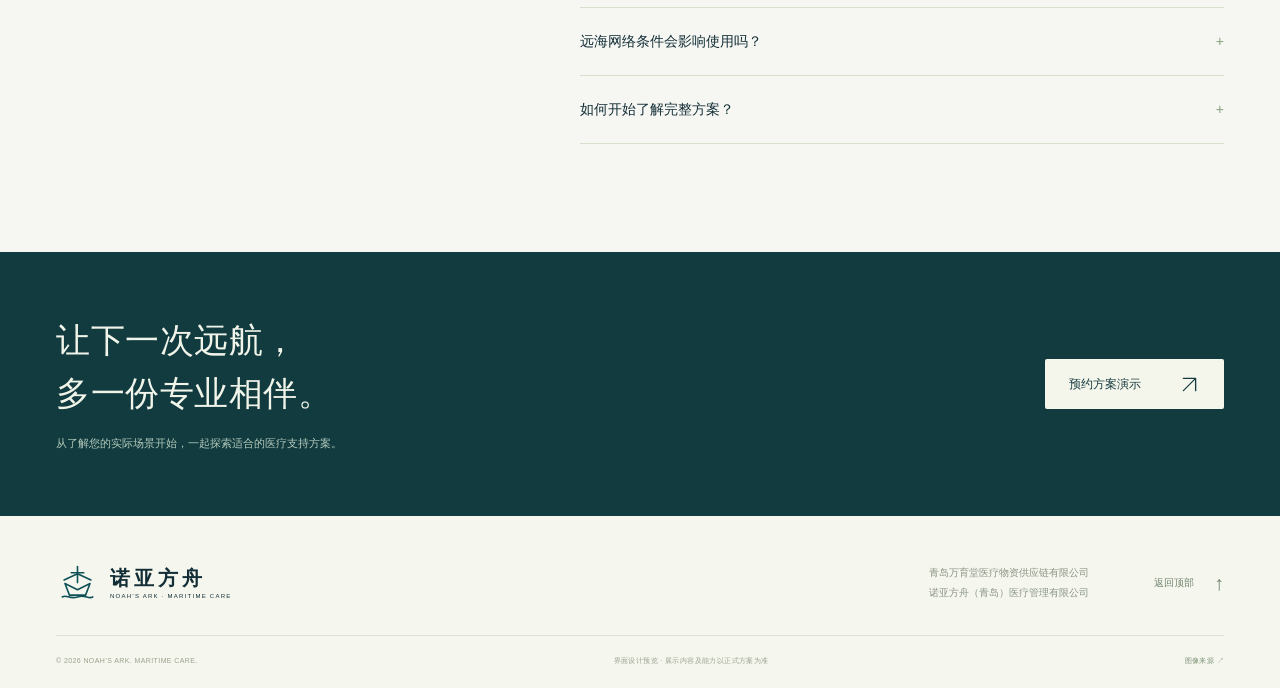
<file: products.html>
<!doctype html>
<html lang="zh-CN"><head><meta charset="UTF-8"><meta name="viewport" content="width=device-width, initial-scale=1.0"><meta name="theme-color" content="#082a34"><meta name="description" content="了解船端健康采集设备、远程医疗管理平台与接入流程。"><title>产品中心 · 诺亚方舟海上远程医疗</title><link rel="icon" href="assets/favicon.svg" type="image/svg+xml"><link rel="stylesheet" href="styles.css"><link rel="stylesheet" href="motion.css"><link rel="stylesheet" href="experience.css"><script src="ui.js" defer></script><script src="subpages.js" defer></script></head>
<body class="subpage" data-page="products"><svg class="icon-library" xmlns="http://www.w3.org/2000/svg" aria-hidden="true">
  <defs>
    <symbol id="i-arrow" viewBox="0 0 24 24"><path d="M4 12h15M13 5l7 7-7 7"/></symbol>
    <symbol id="i-north" viewBox="0 0 24 24"><path d="M5 19 19 5M5 5h14v14"/></symbol>
    <symbol id="i-plus" viewBox="0 0 24 24"><path d="M12 5v14M5 12h14"/></symbol>
    <symbol id="i-ship" viewBox="0 0 40 40"><path d="m6 25 14 5 14-5-4 9H10l-4-9Zm8 2V12h13v15M18 12V7h5v5M14 17h13M7 37c4-3 7 3 13 0 6-3 8 3 13 0"/><path d="M18 21h1m4 0h1"/></symbol>
    <symbol id="i-device" viewBox="0 0 40 40"><rect x="8" y="5" width="24" height="21" rx="3"/><path d="m12 17 5-1 3-6 4 12 3-6h2M20 26v7M12 34h16"/></symbol>
    <symbol id="i-network" viewBox="0 0 40 40"><circle cx="20" cy="20" r="5"/><circle cx="7" cy="7" r="3"/><circle cx="33" cy="7" r="3"/><circle cx="7" cy="33" r="3"/><circle cx="33" cy="33" r="3"/><path d="m9 9 7 7m8 8 7 7M9 31l7-7M24 16l7-7"/></symbol>
    <symbol id="i-doctor" viewBox="0 0 40 40"><circle cx="20" cy="12" r="7"/><path d="M7 35v-4c0-7 6-10 13-10s13 3 13 10v4M13 24v6a5 5 0 0 0 10 0v-6M29 31v4m-2-2h4"/></symbol>
    <symbol id="i-heart" viewBox="0 0 40 40"><path d="M20 34S5 24 5 14a8 8 0 0 1 15-4 8 8 0 0 1 15 4c0 10-15 20-15 20Z"/><path d="M10 20h6l3-7 4 13 3-6h4"/></symbol>
    <symbol id="i-shield" viewBox="0 0 40 40"><path d="M20 4 6 10v11c0 8 14 15 14 15s14-7 14-15V10L20 4Z"/><path d="m13 20 5 5 10-11"/></symbol>
    <symbol id="i-waves" viewBox="0 0 40 40"><path d="M4 12c5-8 11 8 16 0s11 8 16 0M4 21c5-8 11 8 16 0s11 8 16 0M4 30c5-8 11 8 16 0s11 8 16 0"/></symbol>
  </defs>
</svg><a class="skip-link" href="#main">跳转到内容</a>
<header class="site-header"><a href="index.html" class="brand" aria-label="诺亚方舟 首页">
    <svg class="brand-mark" viewBox="0 0 48 48" aria-hidden="true"><path d="M24 5v18m-7-11h14M10 24l14 7 14-7-5 13H15l-5-13Z"/><path d="M7 39c5-3 8 3 17 0s12 3 17 0M9 20 24 13l15 7"/></svg>
    <span class="brand-words"><strong>诺亚方舟</strong><small>NOAH’S ARK · MARITIME CARE</small></span>
  </a><nav class="desktop-nav" aria-label="主导航"><a href="index.html#connection" data-section="connection">系统全景</a><a href="products.html" data-section="products" class="active" aria-current="page">产品与设备</a><a href="index.html#services" data-section="services">医疗服务</a><a href="solutions.html" data-section="scenarios">场景解决方案</a></nav>
<div class="header-actions"><span class="language">中文 <span>/ EN</span></span><button class="header-cta" data-contact>预约演示 <svg aria-hidden="true"><use href="#i-north"/></svg></button><button class="menu-toggle" aria-label="打开导航" aria-expanded="false" aria-controls="mobile-nav"><span></span><span></span></button></div><span class="reading-progress" aria-hidden="true"></span></header>
<nav id="mobile-nav" class="mobile-nav" aria-label="移动端导航" hidden><a href="index.html#connection" data-section="connection">系统全景</a><a href="products.html" data-section="products" class="active" aria-current="page">产品与设备</a><a href="index.html#services" data-section="services">医疗服务</a><a href="solutions.html" data-section="scenarios">场景解决方案</a><button data-contact>预约演示 ↗</button></nav><main id="main">
<section class="page-hero"><div class="page-width"><nav class="breadcrumb" aria-label="面包屑"><a href="index.html">首页</a><span aria-hidden="true">/</span><span aria-current="page">产品中心</span></nav><div class="page-hero-grid"><div class="reveal"><p class="eyebrow">AN INTEGRATED CARE SYSTEM</p><h1>把专业支持，<br>带到更远的<span>海上。</span></h1><p class="page-lead">船端健康采集、远程管理平台与陆地专业资源。<br>彼此连接，构成一套连贯的海上医疗支持系统。</p><div class="page-actions"><a class="button button-dark" href="#hardware">探索产品体系 <svg aria-hidden="true"><use href="#i-arrow"/></svg></a><button class="text-link" data-tour>观看协同演示 <svg aria-hidden="true"><use href="#i-north"/></svg></button></div><p class="hero-signature">Connected by care.</p></div><div class="product-hero-art reveal"><button data-zoom="main" aria-label="放大查看船端医疗工作站"><img src="assets/generated/medical-workstation.webp" width="1448" height="1086" alt="船端医疗工作站整体外观概念图" fetchpriority="high"></button><span class="art-label">ONBOARD HEALTH STATION / CONCEPT</span><div class="art-detail"><img src="assets/generated/medical-workstation-detail.webp" alt="工作站细节概念图"><span>DESIGNED FOR CONNECTION</span></div></div></div><div class="suite-labels reveal"><div><b>01</b><div><strong>船端采集设备</strong><small>ONBOARD COLLECTION</small></div></div><div><b>02</b><div><strong>远程管理平台</strong><small>CONNECTED PLATFORM</small></div></div><div><b>03</b><div><strong>专业医疗支持</strong><small>PROFESSIONAL CARE</small></div></div></div></div></section>
<nav class="inner-nav" aria-label="产品章节"><div class="page-width"><a class="active" href="#hardware">船端工作站</a><a href="#platform">管理平台</a><a href="#deployment">部署与接入</a><button data-contact>预约产品演示 ↗</button></div></nav>
<section id="hardware" class="section-space"><div class="page-width editorial-split"><button class="editorial-image reveal" data-zoom="detail" aria-label="放大查看健康采集设备细节"><img src="assets/generated/medical-workstation-detail.webp" width="1448" height="1086" alt="医疗工作站采集附件与工作台细节概念图" loading="lazy"><span class="image-corner">查看采集细节 ↗</span></button><div class="editorial-copy reveal"><p class="eyebrow"><span>01</span> ONBOARD HEALTH STATION</p><h2>在船端，<br>看见每一份健康信息。</h2><p>让健康信息采集融入海上工作与生活，为远程沟通与后续专业评估提供参考。</p><div class="feature-notes"><article><span>01</span><div><h3>多维健康信息采集</h3><p>结合血压、心电等实际采集需求，确认适配设备与项目。</p></div></article><article><span>02</span><div><h3>结合船端条件配置</h3><p>根据医务空间、人员使用习惯与部署环境，确定配置方案。</p></div></article><article><span>03</span><div><h3>连接后续专业协同</h3><p>将采集资料与服务流程衔接，让后续沟通更有依据。</p></div></article></div><p class="scene-support-note">设备外观为概念示意，采集能力与附件以实际型号和配置为准。</p></div></div></section>
<section id="platform" class="platform-section section-space"><div class="page-width"><div class="section-heading reveal"><div><p class="eyebrow"><span>02</span> ONE CONNECTED PLATFORM</p><h2>以系统，串起每一环协同。</h2></div><p class="section-intro">在清晰的工作台中，<br>组织健康信息、服务记录与支持流程。</p></div><div class="dashboard reveal"><aside role="tablist" aria-label="管理平台功能" aria-orientation="vertical"><div class="dashboard-brand"><span>+</span><b>医疗协同平台</b></div><button id="platform-overview" role="tab" data-platform-tab="overview" aria-selected="true" aria-controls="dashboard-panel"><small>01</small>协同工作台</button><button id="platform-records" role="tab" data-platform-tab="records" aria-selected="false" tabindex="-1" aria-controls="dashboard-panel"><small>02</small>健康信息</button><button id="platform-collaboration" role="tab" data-platform-tab="collaboration" aria-selected="false" tabindex="-1" aria-controls="dashboard-panel"><small>03</small>服务记录</button></aside><div class="dashboard-main" id="dashboard-panel" role="tabpanel" aria-labelledby="platform-overview" tabindex="0"><div class="dashboard-top"><h3 id="dashboard-title">远程健康支持工作台</h3><span class="demo-label">界面概念 · 演示数据</span></div><div class="dashboard-summary"><div><small data-summary-label>船端资料</small><strong data-summary-value>有序汇集</strong></div><div><small data-summary-label>协同流程</small><strong data-summary-value>清晰衔接</strong></div><div><small data-summary-label>服务记录</small><strong data-summary-value>持续维护</strong></div></div><div class="dashboard-rows" aria-live="polite"><article><span>01</span><div><h4>船端健康信息</h4><p>汇集采集资料与必要的沟通信息</p></div><small>信息概览</small></article><article><span>02</span><div><h4>远程协同事项</h4><p>查看待沟通事项与相应支持流程</p></div><small>流程示意</small></article><article><span>03</span><div><h4>专业支持记录</h4><p>结合实际业务维护服务相关资料</p></div><small>记录管理</small></article></div></div></div><div class="platform-footnote"><span>点击左侧栏目预览不同界面。功能与权限以正式部署方案为准。</span><a href="solutions.html">了解场景应用 ↗</a></div></div></section>
<section id="deployment" class="section-space"><div class="page-width"><div class="section-heading reveal"><div><p class="eyebrow"><span>03</span> A CLEAR PATH TO CONNECTION</p><h2>从了解场景，到建立连接。</h2></div><p class="section-intro">将每一个接入环节，<br>落实到您的实际需求与使用环境。</p></div><div class="deployment-grid"><article><b>01</b><h3>场景与需求沟通</h3><p>了解航线、人员规模、现有医务条件与主要健康支持需求。</p></article><article><b>02</b><h3>设备与网络确认</h3><p>结合部署空间、通信方式和采集项目，确认适配配置。</p></article><article><b>03</b><h3>平台与流程接入</h3><p>明确资料流转、使用权限、服务通道与协同操作流程。</p></article><article><b>04</b><h3>培训与持续支持</h3><p>围绕实际操作开展使用培训，并建立后续支持安排。</p></article></div></div></section>
<section class="faq-section section-space"><div class="page-width faq-layout"><div class="reveal"><p class="eyebrow">BEFORE WE CONNECT</p><h2>您可能关心。</h2></div><div class="faq-list reveal"><details open><summary>可以根据船舶情况调整设备吗？</summary><p>方案需结合船端空间、采集项目、现有设备与人员使用条件确定，具体型号及配置在需求沟通中确认。</p></details><details><summary>远海网络条件会影响使用吗？</summary><p>通信条件会影响资料传输与远程沟通。部署前需了解航线、可用网络与实际带宽，并确认适合的使用方式及服务边界。</p></details><details><summary>如何开始了解完整方案？</summary><p>可通过预约演示介绍您的场景、人员规模与现有条件，再进一步沟通设备配置、平台接入与服务内容。本页面为交互原型。</p></details></div></div></section><section class="page-cta"><div class="page-width"><div><h2>让下一次远航，<br>多一份专业相伴。</h2><p>从了解您的实际场景开始，一起探索适合的医疗支持方案。</p></div><button class="button button-light" data-contact data-scene-contact>预约方案演示 <svg aria-hidden="true"><use href="#i-north"/></svg></button></div></section>
</main><footer class="site-footer"><div class="page-width footer-top"><a href="index.html" class="brand footer-brand"><svg class="brand-mark" viewBox="0 0 48 48" aria-hidden="true"><path d="M24 5v18m-7-11h14M10 24l14 7 14-7-5 13H15l-5-13Z"/><path d="M7 39c5-3 8 3 17 0s12 3 17 0M9 20 24 13l15 7"/></svg><span class="brand-words"><strong>诺亚方舟</strong><small>NOAH’S ARK · MARITIME CARE</small></span></a><p>青岛万育堂医疗物资供应链有限公司<br>诺亚方舟（青岛）医疗管理有限公司</p><a href="#main" class="back-top">返回顶部 <span>↑</span></a></div><div class="page-width footer-bottom"><span>© 2026 NOAH’S ARK. MARITIME CARE.</span><span>界面设计预览 · 展示内容及能力以正式方案为准</span><a href="ASSETS.md">图像来源 ↗</a></div></footer>
<aside class="quick-actions" aria-label="快捷操作"><button data-contact><svg aria-hidden="true"><use href="#i-north"/></svg>方案咨询</button><a href="#main" aria-label="返回顶部">↑</a></aside>
<dialog id="contact-dialog" class="dialog contact-dialog" aria-labelledby="contact-title" aria-describedby="contact-intro">
  <button class="dialog-close" data-close aria-label="关闭预约窗口">×</button>
  <div class="contact-layout"><aside class="contact-aside"><img src="assets/generated/hero-desktop-start.webp" alt="" loading="lazy"><p class="modal-kicker">A CONVERSATION, A NEW HORIZON.</p><h3>从一次交流开始，<br>让专业支持<br><span>陪伴下一次远航。</span></h3><p>Care, beyond<br>the coastline.</p><div class="contact-path"><div><span>01</span>了解您的海上场景</div><div><span>02</span>共同梳理实际需求</div><div><span>03</span>探索合适的协同方案</div></div></aside>
  <div class="contact-main"><p class="modal-kicker">LET’S CONNECT</p><h2 id="contact-title" tabindex="-1" data-dialog-focus>开启一段专业对话。</h2><p id="contact-intro" class="contact-intro">从您的场景出发，了解适合的海上医疗支持方案。</p>
  <div class="form-progress" aria-label="预约步骤"><span class="active" data-form-progress aria-current="step"><b>1</b>选择场景</span><span data-form-progress><b>2</b>联系信息</span></div>
  <form id="contact-form"><fieldset data-form-step="0"><legend>您希望了解哪一种场景？</legend><div class="choice-grid">
    <label class="choice-card"><input type="radio" name="scene" value="merchant" checked><svg aria-hidden="true"><use href="#i-ship"/></svg>远洋商船</label>
    <label class="choice-card"><input type="radio" name="scene" value="cruise"><svg aria-hidden="true"><use href="#i-waves"/></svg>邮轮客运</label>
    <label class="choice-card"><input type="radio" name="scene" value="offshore"><svg aria-hidden="true"><use href="#i-network"/></svg>海上作业</label></div>
    <p class="need-heading">您关注的内容 <small>（可多选）</small></p><div class="need-options"><label><input type="checkbox" name="needs" value="device">船端设备</label><label><input type="checkbox" name="needs" value="platform">管理平台</label><label><input type="checkbox" name="needs" value="service">医疗支持</label></div>
    <button id="form-next" class="button button-dark form-next" type="button">下一步 · 联系信息 <svg aria-hidden="true"><use href="#i-arrow"/></svg></button></fieldset>
    <fieldset data-form-step="1" hidden disabled><legend>留下联系信息，便于后续方案沟通。</legend><div class="contact-fields"><label>您的称呼<input name="name" placeholder="请输入称呼" required maxlength="40" autocomplete="name"></label><label>单位名称<input name="company" placeholder="船舶管理公司 / 船东 / 其他单位" required maxlength="100" autocomplete="organization"></label><label>联系方式<input name="contact" placeholder="手机号或邮箱" required maxlength="100" autocomplete="off"></label></div><div class="form-buttons"><button type="button" id="form-back" class="button-ghost">← 返回</button><button type="submit" class="button button-dark">确认合作意向 <svg aria-hidden="true"><use href="#i-north"/></svg></button></div></fieldset><p class="form-note">当前为界面原型，填写内容仅用于本次交互展示，不会发送或保存。</p></form>
  <div id="form-success" class="form-success" hidden><svg aria-hidden="true"><use href="#i-shield"/></svg><h3 tabindex="-1">对话，<br>从了解彼此开始。</h3><p>预约交互演示完成。本次填写内容未发送或保存。</p><div class="success-steps">正式接入后，可衔接需求确认、方案沟通与演示安排。</div><button class="button button-dark" data-close>返回浏览 <svg aria-hidden="true"><use href="#i-arrow"/></svg></button></div></div></div>
</dialog>
<dialog id="scenario-dialog" class="dialog scenario-dialog" aria-labelledby="scenario-title" aria-describedby="scenario-description"><button class="dialog-close" data-close aria-label="关闭场景详情">×</button><div class="scenario-modal-layout"><div class="scenario-modal-image"><img id="scenario-image" src="assets/generated/hero-desktop-start.webp" alt="远洋商船概念场景" loading="lazy"><span>Every voyage.<br>Closer to care.</span></div><div class="scenario-modal-copy"><p class="modal-kicker" id="scenario-kicker">MERCHANT VESSELS</p><h2 id="scenario-title" tabindex="-1" data-dialog-focus>让专业支持，与船队同行。</h2><p id="scenario-description"></p><div class="scenario-detail-points"><span></span><span></span><span></span></div><div class="page-actions"><a id="scenario-page-link" class="button button-dark" href="solutions.html">探索完整方案 <svg aria-hidden="true"><use href="#i-arrow"/></svg></a><button class="text-link" data-contact>场景咨询 <svg aria-hidden="true"><use href="#i-north"/></svg></button></div><small>配置与服务范围结合实际场景制定。影像为概念示意。</small></div></div></dialog>
<dialog id="tour-dialog" class="dialog tour-dialog" aria-labelledby="tour-title"><button class="dialog-close" data-close aria-label="关闭协同演示">×</button><div class="tour-heading"><p class="modal-kicker">A CONNECTED JOURNEY</p><h2 id="tour-title" tabindex="-1" data-dialog-focus>一次跨越海洋的专业连接。</h2></div><div class="tour-scene"><img id="tour-image" src="assets/generated/hero-desktop-start.webp" alt="远洋商船概念场景" loading="lazy"><div class="tour-scene-content" aria-live="polite"><span id="tour-step-label">01 / ONBOARD</span><h3 id="tour-step-title">从海上需求开始</h3><p id="tour-step-description">面向船舶与海上作业场景，建立健康信息与专业支持之间的连接。</p><div class="tour-tags"><span>海上健康需求</span><span>适配实际场景</span></div></div></div><div class="tour-steps" role="group" aria-label="协同流程"><button data-tour-step="0" class="active" aria-pressed="true">01 船端需求</button><button data-tour-step="1" aria-pressed="false">02 健康采集</button><button data-tour-step="2" aria-pressed="false">03 系统协同</button><button data-tour-step="3" aria-pressed="false">04 专家支持</button></div><div class="tour-controls"><div class="tour-nav"><button id="tour-prev" disabled aria-label="上一步">←</button><span id="tour-count">01 / 04</span><button id="tour-next" aria-label="下一步">→</button></div><span>协同流程 · 功能示意</span><button id="tour-play" aria-pressed="false">自动播放 ▷</button></div></dialog>
<dialog id="lightbox-dialog" class="dialog lightbox-dialog" aria-labelledby="lightbox-title"><button class="dialog-close" data-close aria-label="关闭设备大图">×</button><div class="lightbox-stage"><img id="lightbox-image" src="assets/generated/medical-workstation.webp" alt="医疗工作站整体外观" loading="lazy"></div><div class="lightbox-footer"><div><h2 id="lightbox-title" tabindex="-1" data-dialog-focus>医疗工作站 · 整体外观</h2><p>设备外观概念示意 · 非具体型号</p></div><div class="lightbox-controls"><button id="lightbox-prev" aria-label="上一张设备图片">←</button><span id="lightbox-count">01 / 02</span><button id="lightbox-next" aria-label="下一张设备图片">→</button></div></div></dialog>
</body></html>
</file>
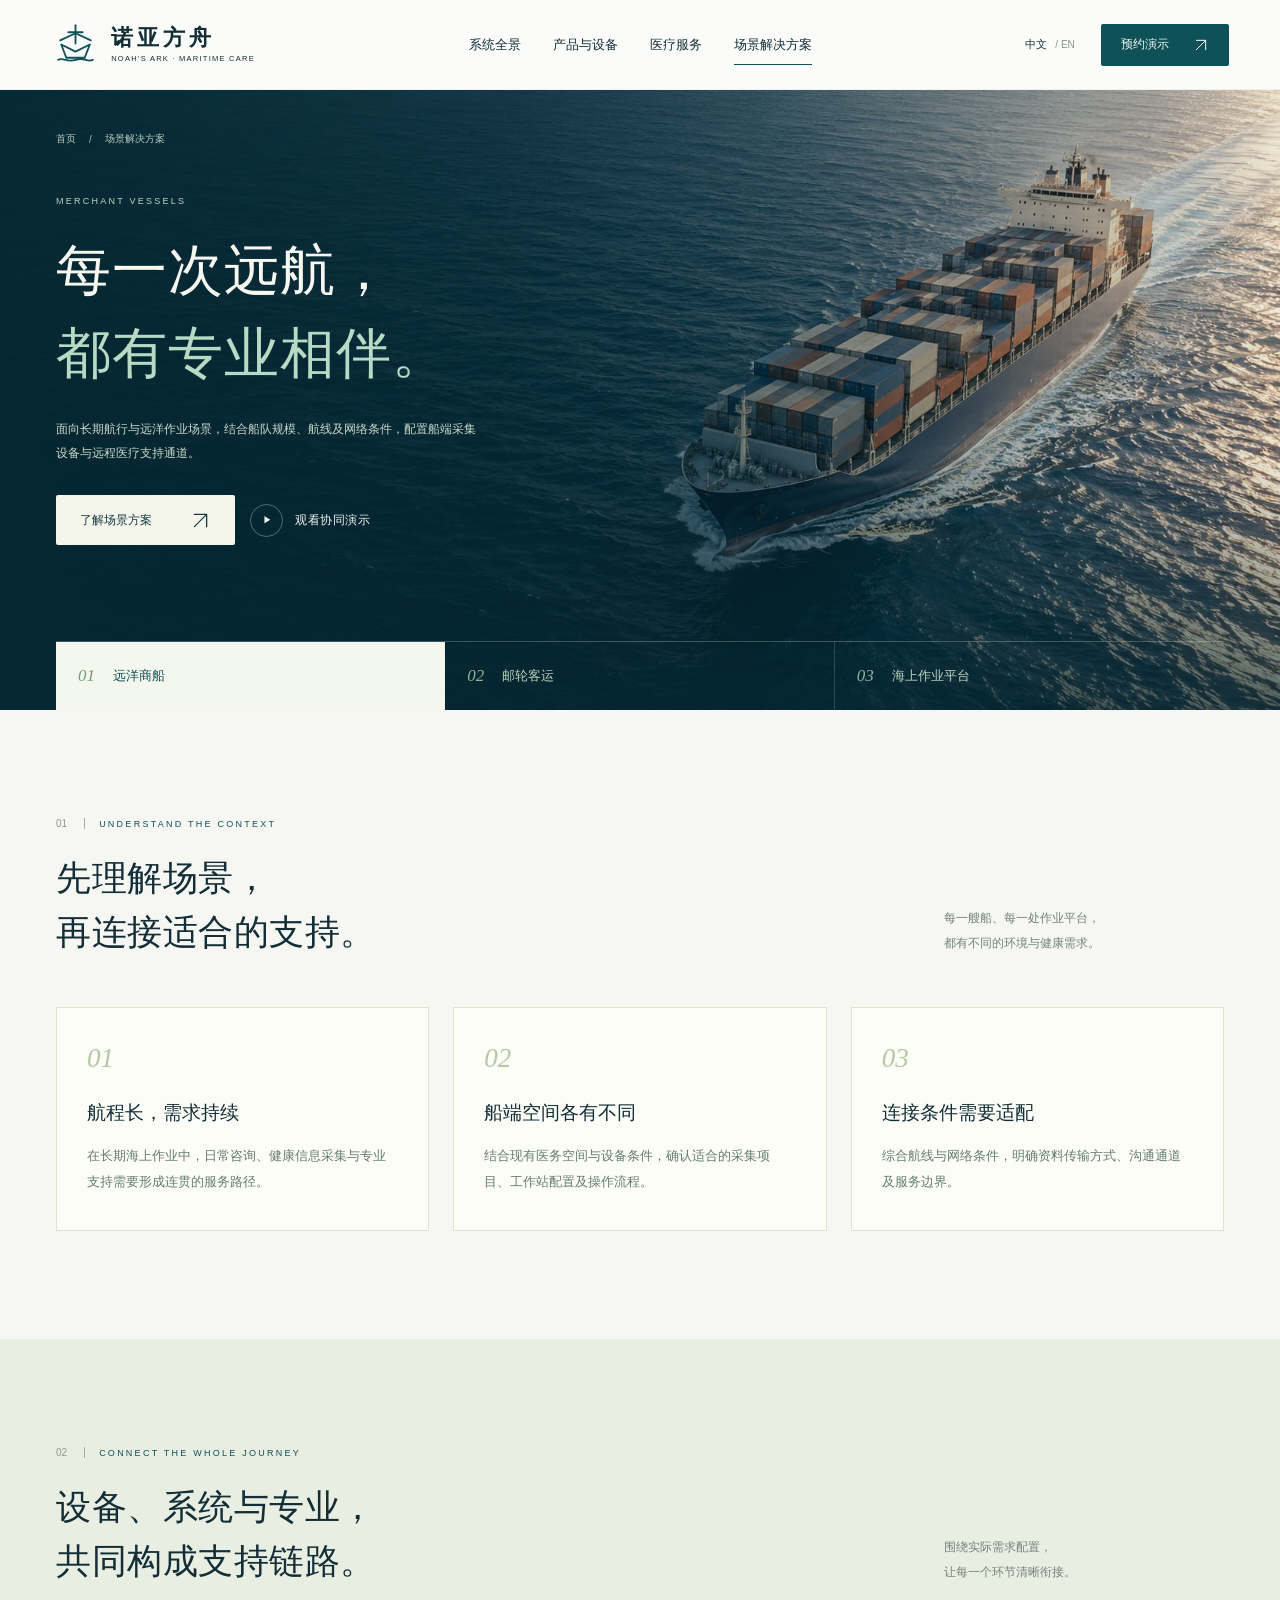
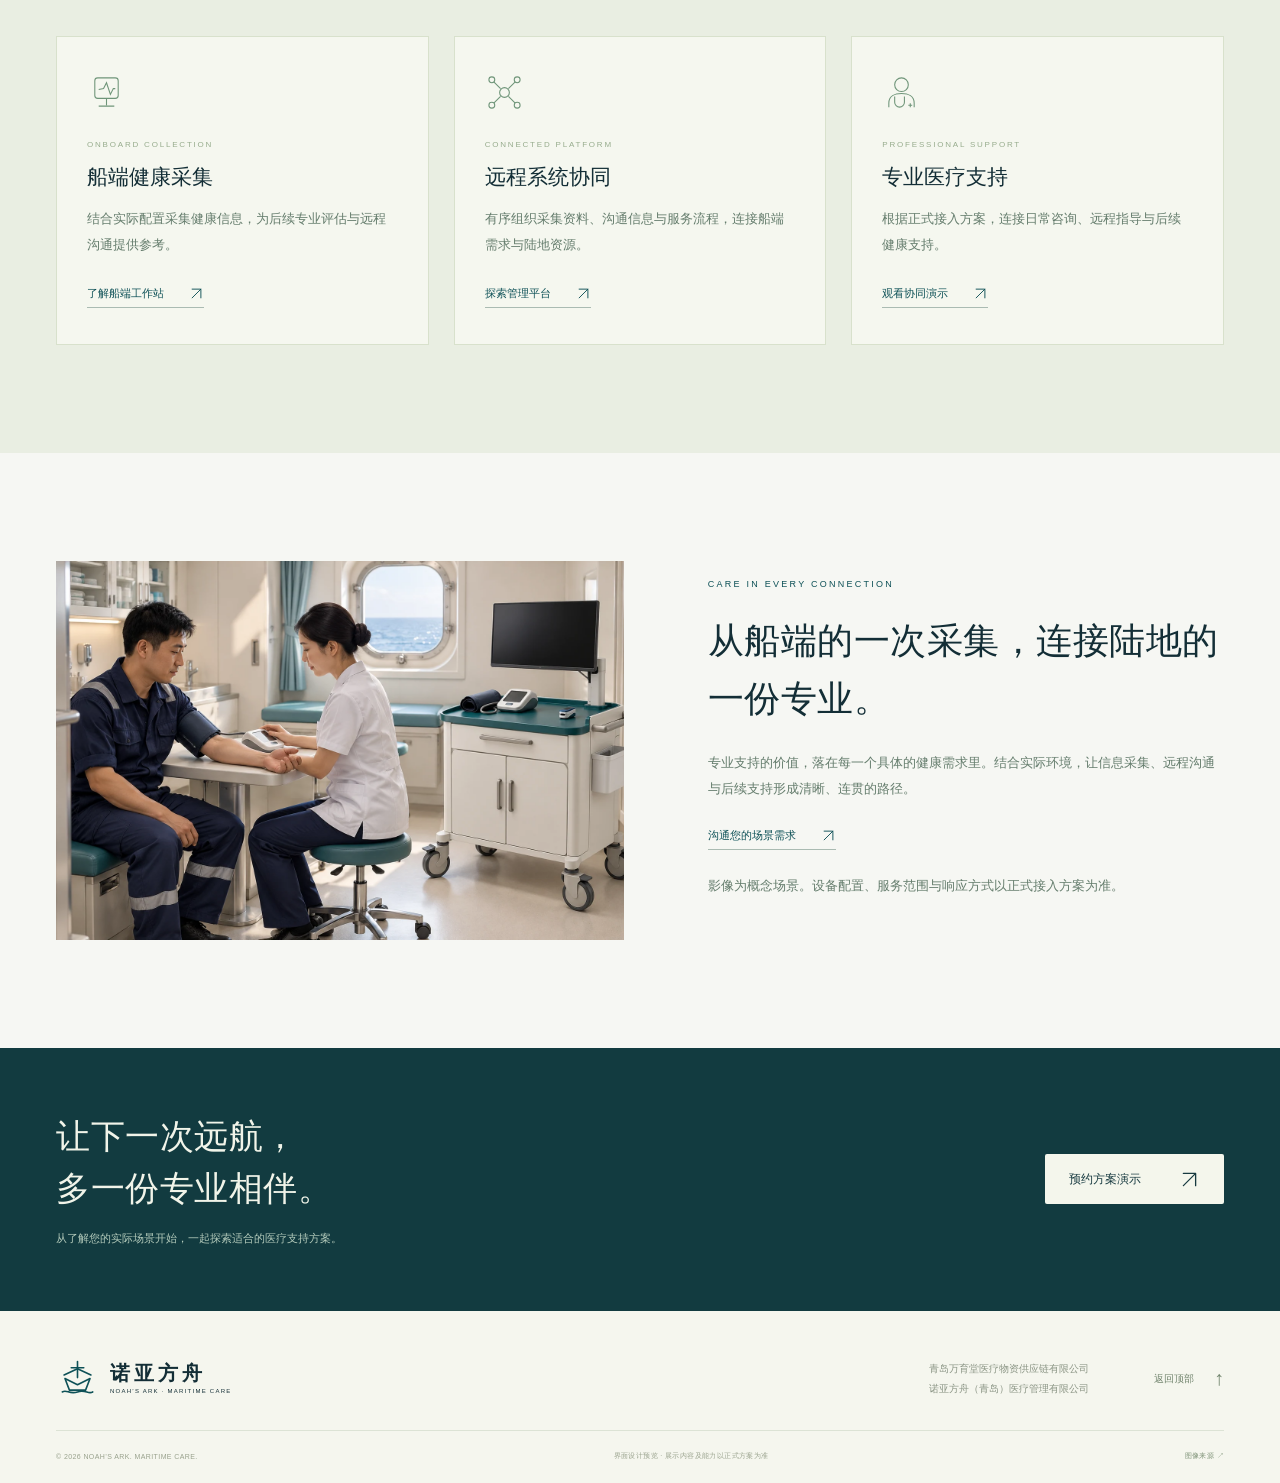
<file: solutions.html>
<!doctype html>
<html lang="zh-CN"><head><meta charset="UTF-8"><meta name="viewport" content="width=device-width, initial-scale=1.0"><meta name="theme-color" content="#082a34"><meta name="description" content="面向远洋商船、邮轮客运与海上作业平台的远程医疗支持方案。"><title>场景解决方案 · 诺亚方舟海上远程医疗</title><link rel="icon" href="assets/favicon.svg" type="image/svg+xml"><link rel="stylesheet" href="styles.css"><link rel="stylesheet" href="motion.css"><link rel="stylesheet" href="experience.css"><script src="ui.js" defer></script><script src="subpages.js" defer></script></head>
<body class="subpage" data-page="solutions"><svg class="icon-library" xmlns="http://www.w3.org/2000/svg" aria-hidden="true">
  <defs>
    <symbol id="i-arrow" viewBox="0 0 24 24"><path d="M4 12h15M13 5l7 7-7 7"/></symbol>
    <symbol id="i-north" viewBox="0 0 24 24"><path d="M5 19 19 5M5 5h14v14"/></symbol>
    <symbol id="i-plus" viewBox="0 0 24 24"><path d="M12 5v14M5 12h14"/></symbol>
    <symbol id="i-ship" viewBox="0 0 40 40"><path d="m6 25 14 5 14-5-4 9H10l-4-9Zm8 2V12h13v15M18 12V7h5v5M14 17h13M7 37c4-3 7 3 13 0 6-3 8 3 13 0"/><path d="M18 21h1m4 0h1"/></symbol>
    <symbol id="i-device" viewBox="0 0 40 40"><rect x="8" y="5" width="24" height="21" rx="3"/><path d="m12 17 5-1 3-6 4 12 3-6h2M20 26v7M12 34h16"/></symbol>
    <symbol id="i-network" viewBox="0 0 40 40"><circle cx="20" cy="20" r="5"/><circle cx="7" cy="7" r="3"/><circle cx="33" cy="7" r="3"/><circle cx="7" cy="33" r="3"/><circle cx="33" cy="33" r="3"/><path d="m9 9 7 7m8 8 7 7M9 31l7-7M24 16l7-7"/></symbol>
    <symbol id="i-doctor" viewBox="0 0 40 40"><circle cx="20" cy="12" r="7"/><path d="M7 35v-4c0-7 6-10 13-10s13 3 13 10v4M13 24v6a5 5 0 0 0 10 0v-6M29 31v4m-2-2h4"/></symbol>
    <symbol id="i-heart" viewBox="0 0 40 40"><path d="M20 34S5 24 5 14a8 8 0 0 1 15-4 8 8 0 0 1 15 4c0 10-15 20-15 20Z"/><path d="M10 20h6l3-7 4 13 3-6h4"/></symbol>
    <symbol id="i-shield" viewBox="0 0 40 40"><path d="M20 4 6 10v11c0 8 14 15 14 15s14-7 14-15V10L20 4Z"/><path d="m13 20 5 5 10-11"/></symbol>
    <symbol id="i-waves" viewBox="0 0 40 40"><path d="M4 12c5-8 11 8 16 0s11 8 16 0M4 21c5-8 11 8 16 0s11 8 16 0M4 30c5-8 11 8 16 0s11 8 16 0"/></symbol>
  </defs>
</svg><a class="skip-link" href="#main">跳转到内容</a>
<header class="site-header"><a href="index.html" class="brand" aria-label="诺亚方舟 首页">
    <svg class="brand-mark" viewBox="0 0 48 48" aria-hidden="true"><path d="M24 5v18m-7-11h14M10 24l14 7 14-7-5 13H15l-5-13Z"/><path d="M7 39c5-3 8 3 17 0s12 3 17 0M9 20 24 13l15 7"/></svg>
    <span class="brand-words"><strong>诺亚方舟</strong><small>NOAH’S ARK · MARITIME CARE</small></span>
  </a><nav class="desktop-nav" aria-label="主导航"><a href="index.html#connection" data-section="connection">系统全景</a><a href="products.html" data-section="products">产品与设备</a><a href="index.html#services" data-section="services">医疗服务</a><a href="solutions.html" data-section="scenarios" class="active" aria-current="page">场景解决方案</a></nav>
<div class="header-actions"><span class="language">中文 <span>/ EN</span></span><button class="header-cta" data-contact>预约演示 <svg aria-hidden="true"><use href="#i-north"/></svg></button><button class="menu-toggle" aria-label="打开导航" aria-expanded="false" aria-controls="mobile-nav"><span></span><span></span></button></div><span class="reading-progress" aria-hidden="true"></span></header>
<nav id="mobile-nav" class="mobile-nav" aria-label="移动端导航" hidden><a href="index.html#connection" data-section="connection">系统全景</a><a href="products.html" data-section="products">产品与设备</a><a href="index.html#services" data-section="services">医疗服务</a><a href="solutions.html" data-section="scenarios" class="active" aria-current="page">场景解决方案</a><button data-contact>预约演示 ↗</button></nav><main id="main">
<section class="scene-hero"><img id="scene-image" class="scene-hero-image" src="assets/generated/hero-desktop-start.webp" width="1672" height="941" alt="远洋商船概念场景" fetchpriority="high"><div class="page-width scene-hero-content"><nav class="breadcrumb" aria-label="面包屑"><a href="index.html">首页</a><span aria-hidden="true">/</span><span>场景解决方案</span></nav><div id="scene-hero-copy"><p class="eyebrow" id="scene-kicker">MERCHANT VESSELS</p><h1><span id="scene-title-line1" style="color:inherit">每一次远航，</span><br><span id="scene-title-line2">都有专业相伴。</span></h1><p class="page-lead" id="scene-description">面向长期航行与远洋作业场景，结合船队规模、航线及网络条件，配置船端采集设备与远程医疗支持通道。</p><div class="page-actions"><button class="button button-light" data-contact data-scene-contact>了解场景方案 <svg aria-hidden="true"><use href="#i-north"/></svg></button><button class="film-button" data-tour><span class="play-icon">▶</span>观看协同演示</button></div></div></div><nav class="scene-tabs page-width" aria-label="选择应用场景"><a href="solutions.html?scene=merchant" data-scene-link="merchant" aria-current="page"><span>01</span>远洋商船</a><a href="solutions.html?scene=cruise" data-scene-link="cruise"><span>02</span>邮轮客运</a><a href="solutions.html?scene=offshore" data-scene-link="offshore"><span>03</span>海上作业平台</a></nav></section>
<section class="section-space"><div class="page-width"><div class="section-heading reveal"><div><p class="eyebrow"><span>01</span> UNDERSTAND THE CONTEXT</p><h2>先理解场景，<br>再连接适合的支持。</h2></div><p class="section-intro">每一艘船、每一处作业平台，<br>都有不同的环境与健康需求。</p></div><div class="challenge-grid"><article class="challenge-card" data-challenge><span>01</span><h3>航程长，需求持续</h3><p>在长期海上作业中，日常咨询、健康信息采集与专业支持需要形成连贯的服务路径。</p></article><article class="challenge-card" data-challenge><span>02</span><h3>船端空间各有不同</h3><p>结合现有医务空间与设备条件，确认适合的采集项目、工作站配置及操作流程。</p></article><article class="challenge-card" data-challenge><span>03</span><h3>连接条件需要适配</h3><p>综合航线与网络条件，明确资料传输方式、沟通通道及服务边界。</p></article></div></div></section>
<section class="solution-modules section-space"><div class="page-width"><div class="section-heading reveal"><div><p class="eyebrow"><span>02</span> CONNECT THE WHOLE JOURNEY</p><h2>设备、系统与专业，<br>共同构成支持链路。</h2></div><p class="section-intro">围绕实际需求配置，<br>让每一个环节清晰衔接。</p></div><div class="module-grid"><article class="module-card"><svg aria-hidden="true"><use href="#i-device"/></svg><span>ONBOARD COLLECTION</span><h3>船端健康采集</h3><p>结合实际配置采集健康信息，为后续专业评估与远程沟通提供参考。</p><a class="text-link" href="products.html#hardware">了解船端工作站 <svg aria-hidden="true"><use href="#i-north"/></svg></a></article><article class="module-card"><svg aria-hidden="true"><use href="#i-network"/></svg><span>CONNECTED PLATFORM</span><h3>远程系统协同</h3><p>有序组织采集资料、沟通信息与服务流程，连接船端需求与陆地资源。</p><a class="text-link" href="products.html#platform">探索管理平台 <svg aria-hidden="true"><use href="#i-north"/></svg></a></article><article class="module-card"><svg aria-hidden="true"><use href="#i-doctor"/></svg><span>PROFESSIONAL SUPPORT</span><h3>专业医疗支持</h3><p>根据正式接入方案，连接日常咨询、远程指导与后续健康支持。</p><button class="text-link" data-tour>观看协同演示 <svg aria-hidden="true"><use href="#i-north"/></svg></button></article></div></div></section>
<section class="scene-story section-space"><div class="page-width editorial-split"><div class="editorial-image reveal"><img src="assets/generated/onboard-care.webp" width="1586" height="992" alt="船端开展日常健康信息采集的概念场景" loading="lazy"></div><div class="editorial-copy reveal"><p class="eyebrow">CARE IN EVERY CONNECTION</p><h2 id="scene-story-title">从船端的一次采集，连接陆地的一份专业。</h2><p>专业支持的价值，落在每一个具体的健康需求里。结合实际环境，让信息采集、远程沟通与后续支持形成清晰、连贯的路径。</p><button class="text-link" data-contact data-scene-contact>沟通您的场景需求 <svg aria-hidden="true"><use href="#i-north"/></svg></button><p class="scene-support-note">影像为概念场景。设备配置、服务范围与响应方式以正式接入方案为准。</p></div></div></section><section class="page-cta"><div class="page-width"><div><h2>让下一次远航，<br>多一份专业相伴。</h2><p>从了解您的实际场景开始，一起探索适合的医疗支持方案。</p></div><button class="button button-light" data-contact data-scene-contact>预约方案演示 <svg aria-hidden="true"><use href="#i-north"/></svg></button></div></section>
</main><footer class="site-footer"><div class="page-width footer-top"><a href="index.html" class="brand footer-brand"><svg class="brand-mark" viewBox="0 0 48 48" aria-hidden="true"><path d="M24 5v18m-7-11h14M10 24l14 7 14-7-5 13H15l-5-13Z"/><path d="M7 39c5-3 8 3 17 0s12 3 17 0M9 20 24 13l15 7"/></svg><span class="brand-words"><strong>诺亚方舟</strong><small>NOAH’S ARK · MARITIME CARE</small></span></a><p>青岛万育堂医疗物资供应链有限公司<br>诺亚方舟（青岛）医疗管理有限公司</p><a href="#main" class="back-top">返回顶部 <span>↑</span></a></div><div class="page-width footer-bottom"><span>© 2026 NOAH’S ARK. MARITIME CARE.</span><span>界面设计预览 · 展示内容及能力以正式方案为准</span><a href="ASSETS.md">图像来源 ↗</a></div></footer>
<aside class="quick-actions" aria-label="快捷操作"><button data-contact><svg aria-hidden="true"><use href="#i-north"/></svg>方案咨询</button><a href="#main" aria-label="返回顶部">↑</a></aside>
<dialog id="contact-dialog" class="dialog contact-dialog" aria-labelledby="contact-title" aria-describedby="contact-intro">
  <button class="dialog-close" data-close aria-label="关闭预约窗口">×</button>
  <div class="contact-layout"><aside class="contact-aside"><img src="assets/generated/hero-desktop-start.webp" alt="" loading="lazy"><p class="modal-kicker">A CONVERSATION, A NEW HORIZON.</p><h3>从一次交流开始，<br>让专业支持<br><span>陪伴下一次远航。</span></h3><p>Care, beyond<br>the coastline.</p><div class="contact-path"><div><span>01</span>了解您的海上场景</div><div><span>02</span>共同梳理实际需求</div><div><span>03</span>探索合适的协同方案</div></div></aside>
  <div class="contact-main"><p class="modal-kicker">LET’S CONNECT</p><h2 id="contact-title" tabindex="-1" data-dialog-focus>开启一段专业对话。</h2><p id="contact-intro" class="contact-intro">从您的场景出发，了解适合的海上医疗支持方案。</p>
  <div class="form-progress" aria-label="预约步骤"><span class="active" data-form-progress aria-current="step"><b>1</b>选择场景</span><span data-form-progress><b>2</b>联系信息</span></div>
  <form id="contact-form"><fieldset data-form-step="0"><legend>您希望了解哪一种场景？</legend><div class="choice-grid">
    <label class="choice-card"><input type="radio" name="scene" value="merchant" checked><svg aria-hidden="true"><use href="#i-ship"/></svg>远洋商船</label>
    <label class="choice-card"><input type="radio" name="scene" value="cruise"><svg aria-hidden="true"><use href="#i-waves"/></svg>邮轮客运</label>
    <label class="choice-card"><input type="radio" name="scene" value="offshore"><svg aria-hidden="true"><use href="#i-network"/></svg>海上作业</label></div>
    <p class="need-heading">您关注的内容 <small>（可多选）</small></p><div class="need-options"><label><input type="checkbox" name="needs" value="device">船端设备</label><label><input type="checkbox" name="needs" value="platform">管理平台</label><label><input type="checkbox" name="needs" value="service">医疗支持</label></div>
    <button id="form-next" class="button button-dark form-next" type="button">下一步 · 联系信息 <svg aria-hidden="true"><use href="#i-arrow"/></svg></button></fieldset>
    <fieldset data-form-step="1" hidden disabled><legend>留下联系信息，便于后续方案沟通。</legend><div class="contact-fields"><label>您的称呼<input name="name" placeholder="请输入称呼" required maxlength="40" autocomplete="name"></label><label>单位名称<input name="company" placeholder="船舶管理公司 / 船东 / 其他单位" required maxlength="100" autocomplete="organization"></label><label>联系方式<input name="contact" placeholder="手机号或邮箱" required maxlength="100" autocomplete="off"></label></div><div class="form-buttons"><button type="button" id="form-back" class="button-ghost">← 返回</button><button type="submit" class="button button-dark">确认合作意向 <svg aria-hidden="true"><use href="#i-north"/></svg></button></div></fieldset><p class="form-note">当前为界面原型，填写内容仅用于本次交互展示，不会发送或保存。</p></form>
  <div id="form-success" class="form-success" hidden><svg aria-hidden="true"><use href="#i-shield"/></svg><h3 tabindex="-1">对话，<br>从了解彼此开始。</h3><p>预约交互演示完成。本次填写内容未发送或保存。</p><div class="success-steps">正式接入后，可衔接需求确认、方案沟通与演示安排。</div><button class="button button-dark" data-close>返回浏览 <svg aria-hidden="true"><use href="#i-arrow"/></svg></button></div></div></div>
</dialog>
<dialog id="scenario-dialog" class="dialog scenario-dialog" aria-labelledby="scenario-title" aria-describedby="scenario-description"><button class="dialog-close" data-close aria-label="关闭场景详情">×</button><div class="scenario-modal-layout"><div class="scenario-modal-image"><img id="scenario-image" src="assets/generated/hero-desktop-start.webp" alt="远洋商船概念场景" loading="lazy"><span>Every voyage.<br>Closer to care.</span></div><div class="scenario-modal-copy"><p class="modal-kicker" id="scenario-kicker">MERCHANT VESSELS</p><h2 id="scenario-title" tabindex="-1" data-dialog-focus>让专业支持，与船队同行。</h2><p id="scenario-description"></p><div class="scenario-detail-points"><span></span><span></span><span></span></div><div class="page-actions"><a id="scenario-page-link" class="button button-dark" href="solutions.html">探索完整方案 <svg aria-hidden="true"><use href="#i-arrow"/></svg></a><button class="text-link" data-contact>场景咨询 <svg aria-hidden="true"><use href="#i-north"/></svg></button></div><small>配置与服务范围结合实际场景制定。影像为概念示意。</small></div></div></dialog>
<dialog id="tour-dialog" class="dialog tour-dialog" aria-labelledby="tour-title"><button class="dialog-close" data-close aria-label="关闭协同演示">×</button><div class="tour-heading"><p class="modal-kicker">A CONNECTED JOURNEY</p><h2 id="tour-title" tabindex="-1" data-dialog-focus>一次跨越海洋的专业连接。</h2></div><div class="tour-scene"><img id="tour-image" src="assets/generated/hero-desktop-start.webp" alt="远洋商船概念场景" loading="lazy"><div class="tour-scene-content" aria-live="polite"><span id="tour-step-label">01 / ONBOARD</span><h3 id="tour-step-title">从海上需求开始</h3><p id="tour-step-description">面向船舶与海上作业场景，建立健康信息与专业支持之间的连接。</p><div class="tour-tags"><span>海上健康需求</span><span>适配实际场景</span></div></div></div><div class="tour-steps" role="group" aria-label="协同流程"><button data-tour-step="0" class="active" aria-pressed="true">01 船端需求</button><button data-tour-step="1" aria-pressed="false">02 健康采集</button><button data-tour-step="2" aria-pressed="false">03 系统协同</button><button data-tour-step="3" aria-pressed="false">04 专家支持</button></div><div class="tour-controls"><div class="tour-nav"><button id="tour-prev" disabled aria-label="上一步">←</button><span id="tour-count">01 / 04</span><button id="tour-next" aria-label="下一步">→</button></div><span>协同流程 · 功能示意</span><button id="tour-play" aria-pressed="false">自动播放 ▷</button></div></dialog>
<dialog id="lightbox-dialog" class="dialog lightbox-dialog" aria-labelledby="lightbox-title"><button class="dialog-close" data-close aria-label="关闭设备大图">×</button><div class="lightbox-stage"><img id="lightbox-image" src="assets/generated/medical-workstation.webp" alt="医疗工作站整体外观" loading="lazy"></div><div class="lightbox-footer"><div><h2 id="lightbox-title" tabindex="-1" data-dialog-focus>医疗工作站 · 整体外观</h2><p>设备外观概念示意 · 非具体型号</p></div><div class="lightbox-controls"><button id="lightbox-prev" aria-label="上一张设备图片">←</button><span id="lightbox-count">01 / 02</span><button id="lightbox-next" aria-label="下一张设备图片">→</button></div></div></dialog>
</body></html>
</file>
<file: styles.css>
@charset "UTF-8";
:root{--ink:#132e36;--navy:#092b36;--deep:#07252f;--teal:#0e5157;--mint:#a8d8c8;--gold:#d5bd95;--paper:#f6f7f3;--muted:#74817f;--line:#dce3dd;--white:#fff;--ease:cubic-bezier(.22,1,.36,1)}
*{box-sizing:border-box}html{scroll-behavior:smooth;scroll-padding-top:90px}body{margin:0;color:var(--ink);background:var(--paper);font-family:"PingFang SC","Microsoft YaHei",Arial,sans-serif;-webkit-font-smoothing:antialiased}button,input{font:inherit}button,a{-webkit-tap-highlight-color:transparent}a{color:inherit;text-decoration:none}button{cursor:pointer}button:disabled{cursor:default}button{color:inherit}svg{display:block}button svg,a svg{width:21px;height:21px;fill:none;stroke:currentColor;stroke-width:1.5;stroke-linecap:round;stroke-linejoin:round}button{border:0}button:focus-visible,a:focus-visible,summary:focus-visible,input:focus-visible{outline:2px solid #3c918a;outline-offset:5px}::selection{background:#bad7cc;color:#0b303b}.icon-library{position:absolute;width:0;height:0;overflow:hidden}.page-width{width:min(1280px,calc(100% - 112px));margin-inline:auto}.section-space{padding:108px 0}section[id]{scroll-margin-top:86px}.skip-link{position:fixed;top:-100px;left:20px;background:white;z-index:200;padding:16px}.skip-link:focus{top:14px}
.site-header{height:90px;padding:0 4%;display:flex;align-items:center;justify-content:space-between;gap:24px;background:#fbfcf9;position:sticky;top:0;z-index:50;border-bottom:1px solid rgba(19,46,54,.05)}.brand{display:flex;gap:11px;align-items:center;flex-shrink:0}.brand-mark{width:49px;height:49px;fill:none;stroke:var(--teal);stroke-width:1.8;stroke-linejoin:round;stroke-linecap:round}.brand-words{display:flex;flex-direction:column;gap:5px}.brand-words strong{font-size:22px;font-weight:600;letter-spacing:4px;line-height:1}.brand-words strong span{font-size:10px;vertical-align:top;letter-spacing:0;margin-left:3px}.brand-words small{font-size:7.5px;letter-spacing:1.25px;font-weight:500}.desktop-nav{display:flex;gap:32px;margin-left:auto;margin-right:auto}.desktop-nav a{font-size:13px;white-space:nowrap;position:relative;padding:16px 0}.desktop-nav a:after{content:"";position:absolute;bottom:5px;left:0;width:100%;height:1px;background:var(--teal);transform:scaleX(0);transform-origin:left;transition:transform .3s}.desktop-nav a:hover:after,.desktop-nav a.active:after{transform:scaleX(1)}.header-actions{display:flex;align-items:center;gap:26px}.language{font-size:11px;white-space:nowrap}.language span{color:#89948e;padding-left:5px;font-size:10px}.header-cta{height:42px;padding:0 20px;background:var(--teal);color:#f6f9f5;display:flex;gap:24px;align-items:center;font-size:12px;border-radius:2px;transition:background .25s}.header-cta:hover{background:#173c40}.header-cta svg{width:16px;height:16px}.menu-toggle{display:none;background:none;width:34px;height:36px;padding:7px 0}.menu-toggle span{display:block;height:1px;width:25px;background:var(--ink);margin:7px 0;transition:transform .2s}.mobile-nav{position:fixed;left:0;right:0;top:72px;background:#fbfcf9;z-index:49;padding:15px 24px 25px;border-bottom:1px solid var(--line)}.mobile-nav a,.mobile-nav button{display:block;width:100%;padding:15px 0;text-align:left;background:none}.mobile-nav[hidden]{display:none}
.hero{position:relative;height:min(790px,calc(100svh - 90px));min-height:670px;isolation:isolate;overflow:hidden;color:#f6f8f2;background:var(--navy)}.hero-photo,.hero-shade,.hero-grid{position:absolute;inset:0;width:100%;height:100%;z-index:-3;object-fit:cover;object-position:center 53%}.hero-photo{animation:hero-arrive 1.7s var(--ease) both}.hero-shade{z-index:-2;background:linear-gradient(90deg,rgba(4,29,40,.94) 0%,rgba(4,29,40,.86) 25%,rgba(4,29,40,.48) 54%,rgba(4,29,40,.10) 80%),linear-gradient(0deg,rgba(4,28,38,.75),transparent 30%,rgba(4,28,38,.15))}.hero-grid{z-index:-1;opacity:.12;background-image:linear-gradient(90deg,transparent calc(25% - 1px),#c1e4e0 25%,transparent calc(25% + 1px),transparent calc(75% - 1px),#c1e4e0 75%,transparent calc(75% + 1px))}.hero-content{padding-top:76px;position:relative;z-index:2}.hero-eyebrow{font-size:10px;letter-spacing:2.8px;color:#d2dfda;display:flex;align-items:center;gap:14px;margin-bottom:30px}.tiny-cross{font-size:24px;line-height:1;font-weight:200;color:var(--mint)}.eyebrow-rule{height:1px;width:54px;background:#c9dfd455;margin-left:7px}h1{font-size:clamp(45px,4.15vw,65px);font-weight:450;letter-spacing:1px;line-height:1.45;margin:0;max-width:780px}.hero-accent{color:var(--mint)}.hero-english{font-family:Georgia,"Times New Roman",serif;font-size:26px;line-height:1.25;letter-spacing:-.4px;color:#e1e6db;margin:20px 0 0}.hero-english em{font-weight:400;color:var(--gold)}.hero-description{font-size:13px;color:#cbd8d6;line-height:1.95;letter-spacing:.7px;margin:23px 0 29px}.hero-buttons{display:flex;align-items:center;gap:30px}.button{display:inline-flex;align-items:center;justify-content:space-between;gap:38px;min-height:50px;padding:0 24px;font-size:12px;border-radius:2px;transition:background .25s,transform .3s}.button:hover{transform:translateY(-2px)}.button-light{background:#f4f6ec;color:#173a40}.button-light:hover{background:#dcebdd}.button-dark{background:var(--teal);color:white}.film-button{display:flex;align-items:center;gap:12px;font-size:12px;color:#eef4ef;background:none;padding:8px 0;letter-spacing:.5px}.play-icon{width:33px;height:33px;border:1px solid #d6e8e05c;border-radius:50%;display:grid;place-items:center;font-size:9px;padding-left:2px;transition:background .2s}.film-button:hover .play-icon{background:#ffffff20}.hero-bottom{position:absolute;bottom:31px;left:0;right:0;display:flex;justify-content:space-between;align-items:center;border-top:1px solid #cadbd633;padding-top:24px}.hero-capabilities{display:flex;gap:26px;color:#d2dfda;font-size:11px;letter-spacing:.7px}.hero-capabilities>span{display:flex;align-items:center;gap:8px}.hero-capabilities>span+span:before{content:"";width:2px;height:2px;background:#abc4bc;margin-right:14px;border-radius:50%}.hero-capabilities i,.map-topline i,.platform-status i{height:5px;width:5px;background:var(--mint);border-radius:50%;display:inline-block;box-shadow:0 0 0 4px #afdaca15}.scroll-cue{display:flex;align-items:center;gap:20px;font-size:8px;letter-spacing:1.8px;color:#d6e1db}.scroll-cue span{font-size:20px;width:32px;height:32px;border:1px solid #d6e1db50;border-radius:50%;display:grid;place-items:center}.signal-label{position:absolute;right:11%;top:29%;display:flex;align-items:center;gap:14px;font-size:8px;letter-spacing:1.8px;line-height:1.8;color:#d6e9dd}.signal-label b{font-size:11px;font-weight:400;letter-spacing:1px;color:#fff}.signal-point{height:8px;width:8px;background:#d1efda;border-radius:50%;box-shadow:0 0 0 7px #bde8d52b,0 0 0 17px #bde8d511;animation:signal 3s infinite}.hero-side-note{position:absolute;right:20px;top:52%;writing-mode:vertical-rl;font-size:7px;letter-spacing:2px;color:#dceae8a6}.hero:after{content:"01";position:absolute;bottom:120px;right:6%;font:italic 58px Georgia,serif;color:#e4f1e743}
.eyebrow{margin:0 0 23px;display:flex;gap:14px;align-items:center;letter-spacing:2.25px;font-size:9px;font-weight:500;color:var(--teal)}.eyebrow>span{font-size:10px;letter-spacing:0;color:#8e9a8f;padding-right:17px;border-right:1px solid #a2b0a2}.section-heading{display:flex;justify-content:space-between;align-items:flex-end;gap:60px;margin-bottom:48px}h2{font-size:clamp(29px,2.7vw,43px);font-weight:450;line-height:1.55;letter-spacing:.5px;margin:0}.serif-em{color:#647f72}.section-intro{font-size:12px;line-height:2.1;color:#74817b;margin-bottom:3px;min-width:280px}.section-intro p{margin:0 0 20px}.text-link{display:inline-flex;align-items:center;gap:25px;padding:0 0 6px;border-bottom:1px solid #aabbb2;background:none;font-size:11px;color:var(--teal);transition:gap .3s}.text-link:hover{gap:34px}.text-link svg{width:15px;height:15px}.connection-board{display:grid;grid-template-columns:1fr 335px;min-height:420px;border:1px solid #d9e1d8;background:#f0f3eb;border-radius:3px;overflow:hidden}.network-canvas{position:relative;min-height:420px;overflow:hidden;background:radial-gradient(ellipse at 60% 60%,#f7f8f0 0,transparent 65%)}.map-topline{position:absolute;top:24px;left:25px;right:25px;display:flex;justify-content:space-between;align-items:center;z-index:2}.map-topline>span{font-size:7px;letter-spacing:1.6px;display:flex;align-items:center;gap:8px;color:#55796d}.map-topline i{background:#749f8c;width:4px;height:4px}.map-topline small{font-size:9px;color:#8c9990}.network-art{position:absolute;top:40px;left:0;width:100%;height:calc(100% - 80px);opacity:.75}.route-base{fill:none;stroke:#81a696;stroke-width:1.1}.route-flow{fill:none;stroke:url(#route-color);stroke-width:2.3;stroke-dasharray:7 13;animation:route 25s linear infinite}.network-node{position:absolute;transform:translate(-50%,-50%);background:none;display:flex;align-items:center;flex-direction:column;width:120px;padding:0;z-index:2;gap:12px}.node-0{left:12.5%;top:63%}.node-1{left:36.25%;top:32%}.node-2{left:61.25%;top:64%}.node-3{left:86.25%;top:31%}.node-symbol{width:62px;height:62px;border-radius:50%;background:#fbfcf8;border:1px solid #ccd8cb;display:grid;place-items:center;box-shadow:0 0 0 8px #f7f9f280;transition:background .35s,border .35s,box-shadow .35s;color:#4b776a}.node-symbol svg{width:29px;height:29px;stroke-width:1.3}.network-node:hover .node-symbol{border-color:#6b9281;box-shadow:0 0 0 10px #b8cec047}.network-node.active .node-symbol{background:#24554f;color:#d0e8d8;border-color:#24554f;box-shadow:0 0 0 8px #b7cfbe45}.node-caption{font-size:12px;letter-spacing:1px}.node-caption small{font-size:6px;color:#87998b;display:block;letter-spacing:1px;margin-top:6px}.network-bottom{position:absolute;bottom:20px;left:25px;right:25px;display:flex;align-items:center;justify-content:space-between;gap:10px}.network-bottom>span{font-size:9px;color:#8b998c}.network-bottom small{font-size:9px;color:#6a8574}.network-bottom small span{padding-left:6px}.network-detail{background:#143a42;color:#edf4ec;padding:29px 29px 23px;display:flex;flex-direction:column;position:relative;overflow:hidden}.detail-kicker{font-size:8px;letter-spacing:2px;color:#a8c6ba}.detail-visual{height:95px;position:relative;display:flex;align-items:center;margin-top:15px}.detail-visual>svg{width:49px;height:49px;fill:none;stroke:#bedac8;stroke-width:1;stroke-linecap:round;stroke-linejoin:round;z-index:1}.orbital-ring{position:absolute;width:170px;height:170px;border:1px solid #d2e6d614;border-radius:50%;top:-40px;right:-24px}.orbital-ring:before,.orbital-ring:after{content:"";position:absolute;inset:22px;border:1px solid #d2e6d614;border-radius:50%}.orbital-ring:after{inset:45px}.network-detail h3{font-size:25px;font-weight:400;line-height:1.6;letter-spacing:.3px;margin:0 0 15px}.network-detail p{color:#b2c6ba;font-size:11px;line-height:1.9;margin:0 0 20px}.detail-tags{display:flex;gap:8px}.detail-tags span{border:1px solid #c0d3c626;padding:5px 9px;color:#a8c6b8;font-size:8px}.detail-pagination{display:flex;gap:12px;align-items:center;margin-top:auto;padding-top:25px;font-size:8px;color:#9eb9ab}.detail-pagination>span:first-child{color:#eaf1e6}.detail-track{height:1px;flex:1;background:#b6ccba30}.detail-track i{display:block;width:25%;height:1px;background:#b6ccba;transition:width .5s}.detail-pagination button{background:none;color:#c7e1cf;padding:4px;margin-left:8px}.detail-pagination svg{height:17px;width:17px}.connection-principles{display:grid;grid-template-columns:repeat(3,1fr);padding-top:32px;gap:30px}.connection-principles>div{display:flex;align-items:center;gap:17px;padding:3px 0 3px 28px;border-left:1px solid #d9e1d7}.connection-principles>div:first-child{border:0;padding-left:0}.connection-principles svg{width:31px;height:31px;fill:none;stroke:#688e7b;stroke-width:1.1;stroke-linecap:round;stroke-linejoin:round}.connection-principles b{display:block;font-weight:450;font-size:12px;letter-spacing:1px}.connection-principles small{display:block;font-size:10px;color:#8b968d;margin-top:7px}
.products{background:#ebece5;border-top:1px solid #e3e6dd}.product-layout{display:grid;grid-template-columns:1.45fr 1fr;gap:65px;align-items:center}.product-stage{height:500px;position:relative;background:#e3e8dd;overflow:hidden;border:1px solid #dce2d5;border-radius:3px}.product-tabs{display:flex;position:absolute;top:23px;left:24px;z-index:3;background:#f7f8f175;border:1px solid #d5decf;border-radius:3px;padding:3px;gap:3px;backdrop-filter:blur(10px)}.product-tabs button{font-size:10px;background:none;padding:9px 15px;border-radius:2px;color:#72816f;transition:all .3s}.product-tabs button[aria-selected=true]{color:#e9f0e5;background:#285348;box-shadow:0 2px 7px #22473912}.product-panel{height:100%;position:relative}.product-panel[hidden]{display:none}.medical-device{position:absolute;inset:28px 0 auto 0;width:100%;height:calc(100% - 50px);filter:drop-shadow(10px 12px 9px #344d3720)}.device-circle{position:absolute;width:330px;height:330px;border:1px solid #bacdb62e;background:radial-gradient(circle,#fafcf670,#fafcf640 65%,transparent 65%);border-radius:50%;left:50%;top:50%;transform:translate(-50%,-50%)}.device-circle:before{content:"";position:absolute;inset:-29px;border:1px dashed #bacdb64d;border-radius:50%}.product-vertical{position:absolute;left:23px;bottom:85px;writing-mode:vertical-rl;transform:rotate(180deg);font-size:7px;letter-spacing:2.2px;color:#9aa58f}.device-callout{position:absolute;right:24px;top:40%;border:1px solid #ced7c9;border-radius:2px;background:#f5f7efb8;padding:10px 12px;font-size:9px;color:#54725b;display:flex;gap:7px;align-items:center;backdrop-filter:blur(5px)}.callout-dot{width:4px;height:4px;background:#6e987d;border-radius:50%}.device-callout:before{content:"";position:absolute;width:42px;height:1px;background:#9aaf93;right:100%;top:50%}.product-caption{position:absolute;bottom:19px;left:0;right:0;text-align:center;font-size:8px;color:#87937e;letter-spacing:.7px}.product-info{padding:8px 0}.product-number{font-size:8px;letter-spacing:2px;color:#6d8875}.product-info h3{font-size:30px;line-height:1.6;font-weight:450;letter-spacing:.5px;margin:20px 0}.product-info>p{font-size:12px;line-height:1.95;color:#768274;max-width:380px;margin:0 0 26px}.product-feature-list{margin-bottom:27px}.product-feature-list>div{padding:14px 0;border-bottom:1px solid #d2dacf;display:grid;grid-template-columns:25px 1fr;column-gap:12px;row-gap:7px}.product-feature-list span{font:italic 12px Georgia,serif;color:#8b9c83;grid-row:span 2;padding-top:1px}.product-feature-list b{font-size:12px;font-weight:450;letter-spacing:.5px}.product-feature-list small{font-size:10px;color:#8a9582}.platform-panel{display:grid;place-items:center;padding:75px 25px 50px}.platform-window{width:100%;max-width:550px;background:#f8faf6;border:1px solid #cad6c6;border-radius:6px;box-shadow:0 24px 40px #49624214;transform:perspective(1000px) rotateY(-5deg) rotateX(3deg)}.platform-titlebar{height:42px;border-bottom:1px solid #e2e8de;display:flex;align-items:center;padding:0 14px;gap:8px;font-size:8px;color:#426752}.mini-logo{display:grid;place-items:center;background:#2e6150;color:#e1ead7;width:18px;height:18px;border-radius:4px;font-size:15px}.demo-chip{margin-left:auto;background:#edf1e7;padding:4px 6px;color:#8b967e;font-size:7px}.platform-body{display:flex;min-height:240px}.platform-body aside{width:90px;border-right:1px solid #e6eadd;background:#f2f5ed;display:flex;flex-direction:column;gap:5px;padding:15px 7px;font-size:7px;color:#8c9980}.platform-body aside span{padding:9px 7px}.platform-body aside .selected{background:#dfe9dc;color:#44664d;border-radius:3px}.platform-main{padding:19px 15px;flex:1;min-width:0}.platform-welcome{font-size:12px;font-weight:500;margin:0 0 15px}.platform-status{display:flex;align-items:center;justify-content:space-between;gap:8px;font-size:7px;color:#73966d}.platform-status i{height:3px;width:3px;margin-right:4px;background:#8bac7b}.platform-status small{font-size:6px;color:#9aa68e}.platform-wave{border:1px solid #dfe7d8;border-radius:4px;margin-top:13px;padding:10px;background:#eff5eb}.platform-wave span{font-size:6px;color:#899c7c}.platform-wave svg{width:100%;height:70px;fill:none;stroke:#6d9b77;stroke-width:1.5}.platform-bottom{display:flex;justify-content:space-between;align-items:center;padding-top:14px}.platform-bottom small{display:block;font-size:6px;color:#8a9a7d}.platform-bottom strong{display:block;font-size:9px;font-weight:500;margin-top:5px}.platform-bottom p{font-size:6px;color:#9ba58f}.platform-bottom>span{font-size:18px;color:#6a8861}
.services{background:var(--deep);color:#eef1e8;position:relative;overflow:hidden}.services:before{content:"";position:absolute;width:700px;height:700px;border:1px solid #abc8b710;border-radius:50%;left:-400px;top:-70px;box-shadow:0 0 0 90px #abc8b705,0 0 0 180px #abc8b703}.services-layout{display:grid;grid-template-columns:.9fr 1.1fr;gap:100px;position:relative}.services .eyebrow{color:#b2c5b7}.services .eyebrow>span{color:#7b9a89;border-color:#456454}.service-statement h2{font-size:59px;line-height:1.5;font-weight:350;margin:27px 0}.service-statement h2>span{color:#b6d3b9}.service-statement>p:not(.eyebrow){font-size:12px;line-height:2;color:#8ea69a}.service-seal{display:flex;gap:14px;align-items:center;margin-top:44px;color:#7f9c88}.service-seal svg{width:36px;height:36px;stroke:currentColor;fill:none;stroke-width:1}.service-seal span{font-size:7px;letter-spacing:1.8px;line-height:1.7}.service-list{border-top:1px solid #9eb5a53b}.service-list details{border-bottom:1px solid #9eb5a53b;padding:0}.service-list summary{list-style:none;display:flex;align-items:center;gap:24px;padding:27px 0;cursor:pointer}.service-list summary::-webkit-details-marker{display:none}.service-index{font:italic 13px Georgia,serif;color:#6c9580;align-self:flex-start;padding-top:5px}.service-name{font-size:20px;letter-spacing:1px;line-height:1.3}.service-name small{font-size:7px;letter-spacing:1.5px;display:block;margin-top:9px;color:#7f9d8a}.accordion-plus{font-size:25px;font-weight:200;margin-left:auto;color:#b1cfb6;transition:transform .3s}.service-list details[open] .accordion-plus{transform:rotate(45deg)}.service-list details>p{font-size:11px;line-height:2;color:#9ab1a1;margin:0;padding:0 40px 26px 40px;max-width:510px}.service-list details[open] .service-name{color:#c1dbc1}
.scenarios{background:#f7f8f3}.scenario-grid{display:grid;grid-template-columns:1.1fr 1fr;gap:25px}.scenario-card{background:var(--navy);position:relative;height:365px;color:white;text-align:left;padding:0;overflow:hidden;border-radius:2px;isolation:isolate}.scenario-card>img,.scenario-overlay{position:absolute;inset:0;width:100%;height:100%;object-fit:cover;transition:transform 1s var(--ease);z-index:-2}.scenario-card>img{object-position:center}.offshore-card>img{object-position:center 45%;filter:sepia(.1) hue-rotate(100deg) saturate(.65)}.scenario-overlay{z-index:-1;background:linear-gradient(0deg,#082c37e0,transparent 80%),linear-gradient(180deg,#082c3744,transparent 50%)}.scenario-card:hover>img{transform:scale(1.06)}.scenario-top{position:absolute;top:25px;left:27px;font-size:7px;letter-spacing:1.8px;color:#f2f7e8cf}.scenario-bottom{position:absolute;bottom:27px;left:27px;right:27px;display:flex;align-items:center;justify-content:space-between}.scenario-bottom strong{font-size:27px;font-weight:450;letter-spacing:2px;display:block}.scenario-bottom small{display:block;font-size:10px;letter-spacing:.8px;color:#c4d4c6;margin-top:11px}.round-arrow{width:43px;height:43px;border:1px solid #d4e1cf78;border-radius:50%;display:grid;place-items:center;transition:background .3s}.round-arrow svg{width:18px;height:18px}.scenario-card:hover .round-arrow{background:#e8f2dc;color:var(--teal)}.scenario-note{font-size:9px;color:#9ca592;text-align:right;margin:17px 0 0;letter-spacing:.2px}
.contact-banner{background:#123a40;color:#f2f4e9;position:relative;overflow:hidden;padding:86px 0 90px}.contact-content{position:relative;display:flex;align-items:center;justify-content:space-between;gap:50px}.contact-banner .eyebrow{color:#b2c7b4;font-size:8px}.contact-banner h2{font-size:43px;font-weight:400;line-height:1.55;letter-spacing:1px}.contact-english{font:22px Georgia,serif;color:#c5d3c1;margin:22px 0 0}.contact-english em{color:#cdbb97}.contact-action{padding-right:80px;padding-top:45px}.contact-action>p{font-size:12px;line-height:2;color:#b1c6b3;margin:0 0 24px}.contact-action>.button{width:230px}.contact-action>span{font-size:8px;display:block;color:#849f8a;margin-top:15px;letter-spacing:.6px}.contact-contours{position:absolute;border:1px solid #b9d1b21c;width:650px;height:650px;border-radius:50%;left:45%;top:-190px;transform:scaleX(1.6)}.contact-contours:before,.contact-contours:after{content:"";position:absolute;inset:45px;border:1px solid #b9d1b215;border-radius:50%;box-shadow:0 0 0 45px #b9d1b206,0 0 0 90px #b9d1b204}.contact-contours:after{inset:130px}.site-footer{background:#f5f6ee;padding:46px 0 22px}.footer-top{display:flex;align-items:center;justify-content:space-between;gap:30px}.footer-brand .brand-words strong{font-size:20px}.footer-brand .brand-words small{font-size:6px}.footer-brand .brand-mark{width:43px;height:43px}.footer-top p{font-size:10px;line-height:2;color:#8b9585;margin:0 0 0 auto}.back-top{display:flex;align-items:center;gap:20px;font-size:10px;margin-left:35px;color:#71846d}.back-top span{font-size:20px}.footer-bottom{border-top:1px solid #dce3d5;margin-top:30px;padding-top:20px;display:flex;align-items:center;justify-content:space-between;gap:15px;font-size:7px;color:#99a28d;letter-spacing:.4px}.footer-bottom>a{color:#7e9277}
.dialog{border:1px solid #d7e0d0;border-radius:6px;width:min(560px,calc(100% - 32px));background:#f7f8f0;color:var(--ink);padding:45px;box-shadow:0 30px 120px #001a2266;max-height:calc(100svh - 50px);overflow:auto}.dialog::backdrop{background:#031d29b3;backdrop-filter:blur(7px)}.dialog[open]{animation:dialog-in .35s var(--ease)}.dialog-close{position:absolute;top:12px;right:15px;font-size:28px;font-weight:200;background:none;color:#7d9177;padding:2px 8px}.dialog .eyebrow{font-size:8px;letter-spacing:1.5px;margin-bottom:18px}.dialog h2{font-size:31px;font-weight:450;line-height:1.5}.dialog-heading>p:last-child,.scenario-dialog>p:not(.eyebrow){font-size:11px;line-height:1.9;color:#85927b;margin:14px 0 24px}.contact-dialog label{display:block;font-size:10px;color:#5b7354;margin:16px 0}.contact-dialog input{width:100%;margin-top:9px;padding:13px 12px;border:1px solid #d6dfcc;border-radius:2px;background:#fcfcf7;color:var(--ink);font-size:11px;outline-offset:2px}.contact-dialog input::placeholder{color:#aab19e}.contact-dialog form>.button{width:100%;margin-top:9px}.form-note{font-size:9px;color:#99a38d;line-height:1.6;margin-top:14px;text-align:center}.form-success{text-align:center;padding:30px 0 5px}.form-success[hidden]{display:none}.form-success>svg{width:53px;height:53px;fill:none;stroke:#5f8c67;stroke-width:1;margin:0 auto 22px}.form-success h3{font-weight:450;font-size:22px}.form-success p{color:#8e9b82;font-size:10px;line-height:1.9}.form-success>.button{margin-top:17px}.tour-dialog{width:min(740px,calc(100% - 32px));background:#0c303a;color:#e6efdf;border-color:#526f5b;padding:40px 44px 25px}.tour-dialog .eyebrow{color:#96b79b}.tour-dialog h2{font-size:27px}.tour-stage{position:relative;min-height:282px;text-align:center;padding-top:23px}.tour-icon{width:93px;height:93px;display:grid;place-items:center;margin:0 auto 20px;position:relative}.tour-icon>svg{width:48px;height:48px;fill:none;stroke:#bddabb;stroke-width:1.2;z-index:1}.tour-icon>span{position:absolute;inset:0;border:1px solid #b3cfaa55;border-radius:50%;box-shadow:0 0 0 13px #c2d9ae0a,0 0 0 27px #c2d9ae05}.tour-stage>span{font-size:8px;letter-spacing:1px;color:#839f83}.tour-stage h3{font-size:24px;font-weight:400;margin:15px 0}.tour-stage p{font-size:11px;line-height:1.8;color:#a1b99d;max-width:430px;margin:0 auto}.tour-steps{display:grid;grid-template-columns:repeat(4,1fr);gap:9px;margin:25px 0}.tour-steps button{font-size:9px;padding:13px 3px;background:none;border-top:1px solid #94b28b40;color:#7d9c7f}.tour-steps button.active{border-color:#c1dfb6;color:#e0ebd2}.tour-controls{display:flex;justify-content:space-between;align-items:center;border-top:1px solid #94b28b26;padding-top:17px}.tour-controls small{color:#779578;font-size:8px}.tour-controls button{background:none;font-size:10px;color:#c2dcaf;padding:6px}.tour-controls button span{padding-left:10px;font-size:8px}.scenario-detail-points{display:grid;gap:14px;font-size:12px;padding:8px 0 27px}.scenario-detail-points span{padding-bottom:14px;border-bottom:1px solid #d7dfcc}.scenario-detail-points span:before{content:"+";color:#78966d;margin-right:14px}.scenario-dialog>.button{width:100%}body.dialog-open{overflow:hidden}
.reveal{opacity:1;transform:none}.js-motion .reveal{opacity:0;transform:translateY(26px);transition:opacity .85s var(--ease),transform .85s var(--ease)}.js-motion .reveal.is-visible{opacity:1;transform:none}@keyframes route{to{stroke-dashoffset:-400}}@keyframes signal{50%{box-shadow:0 0 0 10px #bde8d51a,0 0 0 22px #bde8d507}}@keyframes hero-arrive{from{transform:scale(1.045)}to{transform:scale(1)}}@keyframes dialog-in{from{opacity:0;transform:translateY(16px) scale(.98)}to{opacity:1;transform:none}}
@media(min-width:1600px){.hero-content{padding-top:90px}.hero-description{font-size:14px}.hero-english{font-size:31px}.hero-eyebrow{margin-bottom:35px}.hero h1{font-size:68px}}
@media(max-width:1200px){.desktop-nav{gap:22px}.header-actions{gap:20px}.language{display:none}.page-width{width:calc(100% - 80px)}.connection-board{grid-template-columns:1fr 300px}.network-detail{padding:26px}.section-heading{gap:35px}.product-layout{gap:40px}.services-layout{gap:60px}.contact-action{padding-right:20px}.product-stage{height:475px}.hero-content{padding-top:65px}.hero h1{font-size:54px}.hero-english{font-size:25px}.device-callout{right:16px;font-size:8px}}
@media(max-width:960px){.desktop-nav{gap:17px}.desktop-nav a{font-size:11px}.brand-words strong{font-size:20px}.brand-words small{font-size:6px}.brand-mark{width:42px;height:42px}.brand{gap:7px}.header-cta{padding:0 14px;gap:18px}.page-width{width:calc(100% - 64px)}.connection-board{grid-template-columns:1fr 265px}.network-detail h3{font-size:22px}.network-detail{padding:25px 22px}.network-node{width:90px}.node-symbol{width:49px;height:49px}.node-symbol svg{width:25px;height:25px}.node-caption{font-size:10px}.node-caption small{font-size:5px;letter-spacing:.4px}.map-topline>span{font-size:6px;letter-spacing:1px}.map-topline{left:20px;right:20px}.network-bottom{left:20px;right:20px}.network-bottom>span{font-size:8px}.network-bottom small{font-size:8px}.section-heading .section-intro{min-width:230px;font-size:11px}.product-layout{grid-template-columns:1.2fr 1fr;gap:30px}.product-stage{height:455px}.device-callout{top:44%;font-size:7px;padding:8px}.device-callout:before{width:21px}.product-info h3{font-size:26px}.product-info>p{font-size:11px}.product-vertical{font-size:6px;left:15px}.product-feature-list small{font-size:9px}.service-statement h2{font-size:49px}.service-name{font-size:18px}.services-layout{gap:45px}.section-space{padding:85px 0}.scenario-card{height:320px}.scenario-bottom strong{font-size:24px}.hero h1{font-size:50px}.hero-description{font-size:12px}.hero{min-height:655px}.hero-content{padding-top:59px}.hero-side-note{display:none}.signal-label{right:9%;top:30%;font-size:7px}.contact-banner h2{font-size:38px}.contact-english{font-size:20px}.footer-top p{font-size:8px}.back-top{margin-left:8px}.connection-principles{gap:20px}.connection-principles>div{padding-left:16px;gap:12px}.connection-principles b{font-size:11px}.connection-principles small{font-size:8px}.connection-principles svg{width:27px;height:27px}}
@media(max-width:760px){html{scroll-padding-top:72px}.site-header{height:72px;padding:0 23px;gap:10px}.desktop-nav{display:none}.brand-words strong{font-size:19px}.brand-words small{font-size:5.5px;letter-spacing:1px}.brand-mark{width:39px;height:39px}.header-actions{gap:16px}.header-cta{height:35px;gap:14px;font-size:10px;padding:0 13px}.header-cta svg{width:13px;height:13px}.menu-toggle{display:block}.page-width{width:calc(100% - 46px)}.hero{height:720px;min-height:0;max-height:none}.hero-content{padding-top:60px}.hero-photo{object-position:62% center;filter:saturate(.8)}.hero-shade{background:linear-gradient(90deg,#062735eb,#0627359c 65%,#06273540),linear-gradient(0deg,#062735cc,transparent 40%)}.hero h1{font-size:clamp(37px,7.1vw,49px);letter-spacing:.5px;line-height:1.6;max-width:600px}.hero-eyebrow{font-size:8px;letter-spacing:2px;margin-bottom:25px;gap:10px}.tiny-cross{font-size:21px}.eyebrow-rule{width:35px}.hero-english{font-size:27px;margin-top:25px}.hero-description{margin-top:25px;font-size:11px;line-height:2.1}.hero-buttons{gap:20px;margin-top:31px}.button{font-size:11px;min-height:48px;padding:0 20px;gap:25px}.film-button{font-size:10px;gap:8px}.play-icon{width:29px;height:29px;font-size:8px}.signal-label{right:8%;top:65%;font-size:6px;opacity:.85;gap:10px}.signal-label b{font-size:9px}.signal-point{width:5px;height:5px}.hero-bottom{bottom:25px;padding-top:20px;align-items:flex-end}.hero-capabilities{gap:13px;flex-wrap:wrap;font-size:8px;letter-spacing:0;max-width:280px;row-gap:12px}.hero-capabilities>span+span:before{margin-right:4px}.hero-capabilities i{width:4px;height:4px}.scroll-cue{font-size:0;gap:0}.scroll-cue span{font-size:17px;width:30px;height:30px}.hero:after{font-size:41px;bottom:97px;right:7%}.section-space{padding:70px 0}.section-heading{display:block;margin-bottom:32px}.eyebrow{font-size:7px;letter-spacing:1.7px;gap:12px;margin-bottom:20px}.eyebrow>span{font-size:8px;padding-right:12px}h2{font-size:30px;line-height:1.6}.section-intro,.section-heading .section-intro{margin-top:23px;font-size:11px;line-height:2;min-width:0}.section-intro p{margin:0 0 18px}.section-intro p br{display:none}.connection-board{grid-template-columns:1fr}.network-canvas{height:335px;min-height:335px}.map-topline{left:18px;right:18px;top:19px}.map-topline>span{font-size:5.5px;letter-spacing:.9px}.map-topline small{font-size:8px}.network-art{top:45px;height:calc(100% - 90px)}.network-node{gap:9px;width:72px}.node-symbol{width:44px;height:44px;box-shadow:0 0 0 5px #f7f9f280}.node-symbol svg{width:23px;height:23px}.network-node.active .node-symbol{box-shadow:0 0 0 6px #b7cfbe45}.node-caption{font-size:9px;letter-spacing:.4px}.node-caption small{font-size:4.5px;letter-spacing:0}.node-0{top:59%;left:13.5%}.node-1{top:32%;left:37%}.node-2{top:62%;left:61.5%}.node-3{top:32%;left:84%}.network-bottom{left:18px;right:18px;bottom:16px}.network-bottom>span{font-size:7px}.network-bottom small{font-size:7px}.network-detail{padding:24px;min-height:300px}.detail-visual{position:absolute;right:24px;top:15px;height:60px}.detail-visual>svg{height:40px;width:40px}.orbital-ring{width:130px;height:130px;top:-30px;right:-20px}.detail-kicker{font-size:7px;margin-bottom:25px}.network-detail h3{font-size:23px;margin-bottom:13px}.network-detail p{font-size:11px;max-width:95%;margin-bottom:17px}.detail-pagination{padding-top:23px}.detail-tags span{font-size:8px}.connection-principles{grid-template-columns:1fr;gap:0;padding-top:22px}.connection-principles>div,.connection-principles>div:first-child{padding:17px 0;border:0;border-bottom:1px solid #e1e5dc;gap:18px}.connection-principles>div:last-child{border:0}.connection-principles svg{width:28px;height:28px}.connection-principles b{font-size:12px}.connection-principles small{font-size:9px;margin-top:6px}.product-layout{grid-template-columns:1fr;gap:30px}.product-stage{height:435px}.product-tabs{top:19px;left:18px}.product-tabs button{font-size:9px;padding:8px 11px}.product-vertical{font-size:5.5px}.medical-device{top:30px;height:calc(100% - 65px)}.device-circle{width:270px;height:270px}.device-callout{top:44%;right:14px;font-size:7px}.product-caption{font-size:7px}.product-info{padding:0}.product-info h3{font-size:28px;margin:15px 0}.product-info>p{max-width:none;font-size:11px}.product-feature-list>div{padding:14px 0}.product-feature-list b{font-size:12px}.product-feature-list small{font-size:10px}.platform-panel{padding:75px 13px 50px}.platform-body aside{width:75px;font-size:6px}.platform-titlebar{font-size:7px}.platform-main{padding:15px 10px}.platform-status{font-size:6px}.platform-status small{display:none}.services-layout{grid-template-columns:1fr;gap:38px}.service-statement h2{font-size:46px;line-height:1.45;margin:22px 0}.service-statement>p:not(.eyebrow){font-size:11px}.service-seal{display:none}.service-list summary{padding:24px 0;gap:18px}.service-name{font-size:19px}.service-index{font-size:12px}.service-name small{font-size:6px}.service-list details>p{font-size:10px;padding-left:33px;padding-right:20px}.scenario-grid{grid-template-columns:1fr;gap:18px}.scenario-card{height:310px}.scenario-top{left:23px;top:23px;font-size:6px}.scenario-bottom{left:23px;right:23px;bottom:24px}.scenario-bottom strong{font-size:25px}.scenario-bottom small{font-size:9px}.scenario-note{font-size:8px;line-height:1.9;text-align:left;margin-top:15px}.contact-banner{padding:65px 0}.contact-content{display:block}.contact-banner h2{font-size:33px}.contact-english{font-size:20px;line-height:1.5;margin:22px 0}.contact-banner .eyebrow{font-size:7px}.contact-action{padding:20px 0 0}.contact-action>p{font-size:11px}.contact-action>.button{width:215px}.contact-contours{left:25%;top:0;opacity:.6}.footer-top{flex-wrap:wrap;row-gap:25px}.footer-top p{width:100%;margin:0;order:2;font-size:9px;line-height:2.2}.back-top{margin-left:auto;font-size:9px}.footer-bottom{flex-wrap:wrap;font-size:6px;row-gap:12px}.footer-bottom>span:nth-child(2){order:3;width:100%;font-size:7px;line-height:1.7}.footer-brand .brand-words strong{font-size:18px}.site-footer{padding-top:35px}.dialog{padding:38px 25px 27px;width:calc(100% - 30px);max-height:calc(100svh - 36px)}.dialog h2{font-size:28px}.dialog .eyebrow{font-size:7px}.tour-dialog h2{font-size:23px}.tour-dialog{padding:38px 24px 23px}.tour-steps{gap:5px}.tour-steps button{font-size:7px;padding:11px 2px}.tour-stage h3{font-size:21px}.tour-stage p{font-size:10px}.tour-stage{min-height:278px}.hero-content,.hero-bottom,.section-heading,.product-layout,.services-layout,.contact-content{min-width:0}}
@media(max-width:380px){.site-header{padding:0 18px}.header-actions{gap:11px}.header-cta{padding:0 10px;gap:7px}.page-width{width:calc(100% - 36px)}.brand-words strong{font-size:17px;letter-spacing:3px}.brand-mark{width:35px;height:35px}.brand-words small{font-size:5px;letter-spacing:.7px}.hero h1{font-size:34px}.hero-description{font-size:10px}.hero-buttons{gap:15px}.button{padding:0 15px;gap:20px}.film-button{font-size:9px}.product-stage{height:405px}.device-callout{font-size:6px;padding:7px;right:10px}h2{font-size:27px}.node-symbol{width:39px;height:39px}.node-caption{font-size:8px}.map-topline small{font-size:7px}}
/* Position route nodes by the center of their circular control. */
.network-node{height:62px}.node-symbol{flex-shrink:0}.node-caption{position:absolute;top:calc(100% + 12px);left:50%;transform:translateX(-50%);width:120px;text-align:center}.node-1{top:34.3%}.node-2{top:64.7%}.node-3{top:33.3%}
@media(max-width:960px){.network-node{height:49px}}
@media(max-width:760px){.network-node{height:44px}.node-caption{top:calc(100% + 9px);width:82px}.node-0{left:12.5%;top:62%}.node-1{left:36.25%;top:36%}.node-2{left:61.25%;top:63.5%}.node-3{left:86.25%;top:35%}}
@media(max-width:380px){.network-node{height:39px}}
@media(prefers-reduced-motion:reduce){html{scroll-behavior:auto}*,*:before,*:after{animation-duration:.01ms!important;animation-iteration-count:1!important;transition-duration:.01ms!important}.js-motion .reveal{opacity:1;transform:none}}
</file>
<file: motion.css>
/* Scroll-driven film and the supplied campaign imagery. */
.hero-film { --film-progress: 0; --intro-opacity: 1; --intro-shift: 0px; --outro-opacity: 0; --outro-shift: 24px; }
.hero-picture { position: absolute; inset: 0; z-index: -4; }
.hero-picture .hero-photo { animation: none; object-position: center; }
.hero-canvas { position: absolute; inset: 0; width: 100%; height: 100%; z-index: -3; opacity: 0; pointer-events: none; }
.hero-film.is-ready .hero-canvas { opacity: 1; }
.hero-film-message { display: none; }
.hero-film-progress { display: none; }
.hero-film.is-scroll-active { height: calc(100svh - 90px + var(--film-travel)); }
.hero-film.is-scroll-active .hero { position: sticky; top: 90px; height: calc(100svh - 90px); min-height: 0; }
.is-scroll-active .hero-content { opacity: var(--intro-opacity); transform: translateY(var(--intro-shift)); will-change: opacity, transform; }
.is-scroll-active .hero-content[inert] { pointer-events: none; }
.is-scroll-active .hero-film-message { display: block; position: absolute; inset: 0; padding-top: clamp(130px, 22vh, 240px); opacity: var(--outro-opacity); transform: translateY(var(--outro-shift)); pointer-events: none; }
.hero-film-message:not([aria-hidden="true"]) a { pointer-events: auto; }
.hero-film-message h2 { font-size: clamp(42px, 4vw, 64px); font-weight: 400; line-height: 1.55; letter-spacing: 1px; }
.hero-film-message h2 span { color: var(--mint); }
.hero-film-message > p:not(.hero-eyebrow) { font-size: 13px; line-height: 2; color: #c6d8d2; margin: 23px 0 30px; }
.is-scroll-active .hero-film-progress { display: block; position: absolute; bottom: 0; left: 0; right: 0; height: 2px; background: #d8e5dd20; }
.hero-film-progress span { display: block; width: 100%; height: 100%; background: var(--mint); transform-origin: left; transform: scaleX(var(--film-progress)); }

.care-gallery { display: grid; grid-template-columns: repeat(2, minmax(0, 1fr)); gap: 28px; margin-top: 70px; }
.care-gallery figure { margin: 0; min-width: 0; }
.care-photo { aspect-ratio: 1.65; overflow: hidden; background: #e7e9df; }
.care-photo img { display: block; width: 100%; height: 100%; object-fit: cover; transition: transform 1s var(--ease); }
.care-gallery figure:hover img { transform: scale(1.035); }
.care-gallery figcaption { padding: 24px 0 0; }
.care-gallery figcaption > span { font-size: 8px; letter-spacing: 2px; color: #829688; }
.care-gallery h3 { font-size: 21px; line-height: 1.7; font-weight: 450; margin: 12px 0 8px; }
.care-gallery figcaption p { font-size: 11px; line-height: 1.8; color: #899486; margin: 0; }

.product-stage { background: #eeebe4; border-color: #dfdfd3; }
.medical-device-photo { position: absolute; top: 62px; left: 0; width: 100%; height: calc(100% - 137px); object-fit: contain; }
.device-views { position: absolute; bottom: 46px; left: 0; right: 0; display: flex; justify-content: center; gap: 9px; }
.device-views button { padding: 7px 14px; border: 1px solid #b5bdb15e; border-radius: 2px; background: #f7f6f0bb; font-size: 9px; color: #82907f; }
.device-views button[aria-pressed="true"] { background: #255048; color: #f0f4e9; border-color: #255048; }
.product-vertical { z-index: 1; color: #9eaa98; }
.scenario-grid { grid-template-columns: repeat(3, minmax(0, 1fr)); gap: 22px; }
.scenario-card { height: 330px; }
.scenario-card > img { object-position: 66% center; }
.offshore-card > img { object-position: 57% center; filter: none; }
.scenario-top { left: 23px; font-size: 7px; letter-spacing: 1.3px; }
.scenario-bottom { left: 23px; right: 23px; }
.scenario-bottom strong { font-size: 24px; }
.scenario-bottom small { font-size: 9px; letter-spacing: .3px; }
.round-arrow { width: 36px; height: 36px; flex-shrink: 0; }

@media (min-width: 961px) and (max-height: 800px) {
  .is-scroll-active .hero-content { padding-top: 39px; }
  .is-scroll-active .hero h1 { font-size: 48px; line-height: 1.4; }
  .is-scroll-active .hero-eyebrow { margin-bottom: 19px; }
  .is-scroll-active .hero-english { font-size: 24px; margin-top: 16px; }
  .is-scroll-active .hero-description { margin: 17px 0 20px; }
  .is-scroll-active .hero-bottom { bottom: 22px; padding-top: 18px; }
  .is-scroll-active .hero-film-message { padding-top: 95px; }
}
@media (max-width: 960px) {
  .hero-film-message, .hero-canvas, .hero-film-progress { display: none; }
  .hero-picture .hero-photo { object-position: center 55%; }
  .care-gallery { gap: 22px; }
  .care-gallery h3 { font-size: 18px; }
  .scenario-grid { grid-template-columns: 1fr 1fr; }
  .scenario-card:last-child { grid-column: 1 / -1; height: 340px; }
}
@media (max-width: 760px) {
  .hero-picture .hero-photo { object-position: center; filter: none; }
  .hero-shade { background: linear-gradient(180deg, #052a36b8 0%, #052a3675 35%, #052a3608 69%, #052a36b8 100%); }
  .hero-content { padding-top: 43px; }
  .hero h1 { font-size: clamp(30px, 8.3vw, 38px); line-height: 1.55; letter-spacing: .3px; }
  .hero-english { font-size: 25px; margin-top: 21px; }
  .hero-description { margin: 21px 0 0; }
  .hero-buttons { margin-top: 23px; }
  .signal-label { right: 10%; top: 72%; }
  .hero:after { display: none; }
  .care-gallery { grid-template-columns: 1fr; gap: 32px; margin-top: 35px; }
  .care-photo { aspect-ratio: 1.5; }
  .care-gallery figcaption { padding-top: 18px; }
  .care-gallery figcaption > span { font-size: 7px; }
  .care-gallery h3 { font-size: 19px; margin-top: 9px; }
  .care-gallery figcaption p { font-size: 10px; }
  .medical-device-photo { top: 62px; height: calc(100% - 132px); }
  .scenario-grid { grid-template-columns: 1fr; gap: 18px; }
  .scenario-card, .scenario-card:last-child { height: 310px; grid-column: auto; }
}
@media (prefers-reduced-motion: reduce) {
  .care-gallery figure:hover img { transform: none; }
}
</file>
<file: experience.css>
/* Shared editorial layout, navigation and modal experiences. */
[hidden] { display: none !important; }
.site-header { transition: background .3s, box-shadow .3s; }
.site-header.is-scrolled { background: #fbfcf9ed; backdrop-filter: blur(18px); box-shadow: 0 8px 28px #082a3407; }
.reading-progress { position: absolute; bottom: -1px; left: 0; right: 0; height: 2px; background: var(--teal); transform: scaleX(var(--reading-progress, 0)); transform-origin: left; pointer-events: none; }
.button svg, .text-link svg { transition: transform .3s var(--ease); }
.button:hover svg, .text-link:hover svg { transform: translate(3px, -2px); }
.button-outline { border: 1px solid #a7b9aa; background: transparent; color: var(--ink); }
.button-outline:hover { background: #e5ece2; }
.button-ghost { background: none; padding: 10px 0; font-size: 11px; }
.button-ghost:hover { color: var(--teal); }
.page-actions { display: flex; flex-wrap: wrap; gap: 15px; align-items: center; margin-top: 30px; }
.section-link-row { display: flex; justify-content: flex-end; margin-top: 27px; }
.device-zoom { position: absolute; z-index: 2; right: 22px; top: 28px; padding: 8px 10px; background: #f7f8f0c9; border: 1px solid #d4dbcd; font-size: 9px; color: #6d8271; backdrop-filter: blur(8px); }
.medical-device-photo { transition: transform .65s var(--ease); }
.product-stage:hover .medical-device-photo { transform: scale(1.025); }
.network-detail h3, .network-detail > p, .detail-tags { will-change: opacity, transform; }
.quick-actions { position: fixed; bottom: 28px; right: 25px; z-index: 40; display: grid; gap: 1px; border: 1px solid #d3dfd2; background: #d3dfd2; box-shadow: 0 8px 30px #082a3410; opacity: 0; transform: translateY(15px); pointer-events: none; transition: opacity .35s, transform .35s; }
.quick-actions.is-visible { opacity: 1; transform: none; pointer-events: auto; }
.quick-actions button, .quick-actions a { background: #fafbf6; padding: 15px 16px; font-size: 10px; display: flex; justify-content: center; align-items: center; gap: 9px; }
.quick-actions button { color: var(--teal); }
.quick-actions a { padding: 10px; font-size: 18px; color: #728573; }
.quick-actions svg { width: 16px; height: 16px; }
.breadcrumb { display: flex; align-items: center; gap: 13px; font-size: 10px; color: #84988b; margin: 0 0 42px; }
.breadcrumb a:hover { color: var(--teal); }
.breadcrumb span[aria-hidden] { color: #b4c0b3; }
.page-hero { padding: 44px 0 67px; background: #f1f3eb; overflow: hidden; }
.page-hero-grid { display: grid; grid-template-columns: 1fr 1.05fr; gap: 64px; align-items: center; }
.page-hero h1 { font-size: clamp(40px, 4vw, 60px); line-height: 1.5; font-weight: 400; letter-spacing: .5px; }
.page-hero h1 span { color: #668b7e; }
.page-lead { font-size: 13px; line-height: 2; color: #7a8d80; max-width: 450px; margin: 23px 0 0; }
.product-hero-art { position: relative; min-width: 0; height: 450px; background: #e6e3db; border: 1px solid #dadfd2; }
.product-hero-art > button { width: 100%; height: 100%; background: transparent; padding: 0; overflow: hidden; }
.product-hero-art > button > img { width: 100%; height: 100%; object-fit: cover; transition: transform 1s var(--ease); }
.product-hero-art > button:hover > img { transform: scale(1.04); }
.art-label { position: absolute; left: 20px; top: 22px; font-size: 8px; letter-spacing: 1.6px; color: #668273; pointer-events: none; }
.art-detail { position: absolute; width: 148px; right: -21px; bottom: 28px; padding: 5px; background: #f9faf5; border: 1px solid #d5dfd0; box-shadow: 0 15px 40px #082a3414; pointer-events: none; }
.art-detail img { display: block; width: 100%; aspect-ratio: 1.3; object-fit: cover; }
.art-detail span { display: block; font-size: 7px; letter-spacing: 1px; padding: 9px 6px; color: #738d7c; }
.hero-signature { font: italic 24px Georgia, serif; color: #9baf9c; margin-top: 35px; }
.suite-labels { display: grid; grid-template-columns: repeat(3, 1fr); gap: 25px; border-top: 1px solid #d8e0d1; padding-top: 30px; margin-top: 56px; }
.suite-labels > div { display: flex; gap: 17px; align-items: center; }
.suite-labels b { font: italic 20px Georgia, serif; color: #a0b49d; font-weight: 400; }
.suite-labels strong { font-size: 12px; font-weight: 450; }
.suite-labels small { display: block; font-size: 8px; color: #8c9d89; margin-top: 7px; letter-spacing: .7px; }
.inner-nav { position: sticky; top: 90px; z-index: 35; background: #fafbf5f2; backdrop-filter: blur(16px); border-block: 1px solid #e0e6d8; }
.inner-nav > div { display: flex; align-items: center; gap: 34px; min-height: 64px; }
.inner-nav a { font-size: 11px; padding: 24px 0; color: #82917b; position: relative; }
.inner-nav a.active { color: var(--teal); }
.inner-nav a:after { content: ''; position: absolute; bottom: 0; left: 0; right: 0; height: 2px; background: var(--teal); transform: scaleX(0); transition: transform .3s; }
.inner-nav a.active:after { transform: scaleX(1); }
.inner-nav button { margin-left: auto; color: var(--teal); background: none; font-size: 10px; }
.subpage section[id] { scroll-margin-top: 80px; }
.editorial-split { display: grid; grid-template-columns: 1.1fr 1fr; gap: 84px; align-items: center; }
.editorial-image { position: relative; padding: 0; width: 100%; background: #e8e5dd; overflow: hidden; }
.editorial-image img { display: block; width: 100%; height: auto; aspect-ratio: 1.13; object-fit: cover; transition: transform .8s var(--ease); }
.editorial-image:hover img { transform: scale(1.035); }
.image-corner { position: absolute; right: 20px; bottom: 20px; color: #526e63; background: #f7f8efce; font-size: 9px; padding: 10px 14px; backdrop-filter: blur(5px); }
.editorial-copy h2 { font-weight: 400; font-size: 36px; line-height: 1.6; margin: 0; }
.editorial-copy > p:not(.eyebrow) { font-size: 12px; line-height: 2; color: #81907d; margin: 23px 0; }
.feature-notes { border-top: 1px solid #d9e2d1; margin-top: 28px; }
.feature-notes article { padding: 20px 0; border-bottom: 1px solid #d9e2d1; display: grid; grid-template-columns: 29px 1fr; gap: 11px; }
.feature-notes article > span { font: italic 13px Georgia, serif; color: #96ad90; padding-top: 4px; }
.feature-notes h3 { font-size: 13px; font-weight: 450; margin: 0 0 8px; }
.feature-notes p { font-size: 10px; line-height: 1.9; color: #8c9a84; margin: 0; }
.platform-section { background: var(--deep); color: #edf2e7; }
.platform-section .section-intro { color: #9cb6a6; }
.platform-section .eyebrow { color: #a9c5b2; }
.platform-section h2 { font-weight: 400; }
.dashboard { display: flex; border: 1px solid #b4c8af40; background: #f5f7ef; color: var(--ink); box-shadow: 0 30px 80px #001b2540; min-height: 420px; }
.dashboard aside { width: 204px; flex-shrink: 0; background: #e9efe3; border-right: 1px solid #dbe3d2; padding: 26px 17px; }
.dashboard-brand { display: flex; gap: 10px; align-items: center; color: #3e6550; font-size: 11px; margin: 0 9px 35px; }
.dashboard-brand b { font-weight: 450; }
.dashboard-brand span { background: #315d4a; color: white; width: 25px; height: 25px; display: grid; place-items: center; font-size: 20px; }
.dashboard aside button { display: flex; gap: 12px; width: 100%; text-align: left; padding: 15px 13px; margin-bottom: 5px; font-size: 11px; background: transparent; color: #819376; }
.dashboard aside button[aria-selected=true] { background: #dbe7d3; color: #315d4a; }
.dashboard aside button small { font: italic 11px Georgia, serif; }
.dashboard-main { min-width: 0; padding: 33px 36px; flex: 1; }
.dashboard-top { display: flex; justify-content: space-between; align-items: center; gap: 12px; border-bottom: 1px solid #dce5d3; padding-bottom: 23px; }
.dashboard-top h3 { font-size: 18px; font-weight: 450; margin: 0; }
.demo-label { color: #859879; font-size: 8px; border: 1px solid #d4dfc9; padding: 6px 9px; white-space: nowrap; }
.dashboard-summary { display: grid; grid-template-columns: repeat(3, 1fr); gap: 17px; margin: 27px 0; }
.dashboard-summary div { border: 1px solid #dfe6d5; padding: 20px; background: #fcfdf8; }
.dashboard-summary small { display: block; font-size: 9px; color: #94a186; }
.dashboard-summary strong { display: block; font-size: 17px; font-weight: 450; margin-top: 12px; }
.dashboard-rows article { display: grid; grid-template-columns: 30px 1fr auto; align-items: center; gap: 12px; padding: 17px 0; border-bottom: 1px solid #e0e6d7; }
.dashboard-rows article > span { font: italic 12px Georgia, serif; color: #9eaf94; }
.dashboard-rows h4 { margin: 0 0 7px; font-size: 11px; font-weight: 450; }
.dashboard-rows p { margin: 0; color: #96a18c; font-size: 9px; line-height: 1.7; }
.dashboard-rows small { color: #789369; font-size: 8px; background: #e6efde; padding: 5px 8px; }
.platform-footnote { display: flex; justify-content: space-between; gap: 20px; color: #799780; font-size: 9px; margin-top: 24px; line-height: 1.9; }
.platform-footnote a { color: #bad3b2; white-space: nowrap; }
.deployment-grid { display: grid; grid-template-columns: repeat(4, 1fr); gap: 29px; margin-top: 45px; }
.deployment-grid article { border-top: 1px solid #cbd9c3; padding-top: 25px; }
.deployment-grid b { display: block; font: italic 32px Georgia, serif; font-weight: 400; color: #adc1a4; margin-bottom: 28px; }
.deployment-grid h3 { font-size: 17px; font-weight: 450; margin: 0 0 15px; }
.deployment-grid p { font-size: 11px; line-height: 2; color: #8c9b84; margin: 0; }
.faq-section { padding-top: 0; }
.faq-layout { display: grid; grid-template-columns: .8fr 1.2fr; gap: 95px; }
.faq-list details { padding: 21px 0; border-bottom: 1px solid #d7e0cd; }
.faq-list details:first-child { border-top: 1px solid #d7e0cd; }
.faq-list summary { list-style: none; cursor: pointer; display: flex; gap: 20px; justify-content: space-between; font-size: 14px; line-height: 1.8; }
.faq-list summary::-webkit-details-marker { display: none; }
.faq-list summary:after { content: '+'; color: #88a17d; }
.faq-list details[open] summary:after { content: '−'; }
.faq-list p { font-size: 11px; line-height: 2; color: #8b9a81; margin: 14px 24px 0 0; }
.page-cta { padding: 62px 0; background: #123b40; color: #f1f4e9; }
.page-cta > div { display: flex; justify-content: space-between; gap: 30px; align-items: center; }
.page-cta h2 { font-size: 34px; font-weight: 400; line-height: 1.55; margin: 0; }
.page-cta p { font-size: 11px; line-height: 1.9; color: #b4cbbb; margin: 13px 0 0; }

.scene-hero { position: relative; isolation: isolate; background: var(--navy); color: #f6f8f0; min-height: 620px; overflow: hidden; }
.scene-hero-image { position: absolute; inset: 0; z-index: -2; width: 100%; height: 100%; object-fit: cover; object-position: 67% center; }
.scene-hero:after { content: ''; position: absolute; inset: 0; z-index: -1; background: linear-gradient(90deg, #052832ef 0%, #052832b8 40%, #05283212 100%), linear-gradient(0deg, #052832a8, transparent 40%); }
.scene-hero-content { padding-top: 42px; padding-bottom: 130px; }
.scene-hero .breadcrumb { color: #b8cbbd; margin-bottom: 50px; }
.scene-hero .breadcrumb a:hover { color: white; }
.scene-hero .eyebrow { color: #bbd4c3; }
.scene-hero h1 { font-size: clamp(38px, 4.3vw, 62px); line-height: 1.5; font-weight: 400; }
.scene-hero h1 span { color: #b6dac4; }
.scene-hero .page-lead { color: #cad9ca; max-width: 420px; font-size: 12px; }
.scene-tabs { display: grid; grid-template-columns: repeat(3, 1fr); position: absolute; bottom: 0; left: 0; right: 0; border-top: 1px solid #c5dbca45; }
.scene-tabs a { display: flex; gap: 18px; align-items: center; padding: 24px 22px; color: #bdd2bd; font-size: 13px; border-right: 1px solid #c5dbca35; transition: background .3s; }
.scene-tabs a:last-child { border-right: 0; }
.scene-tabs a span { font: italic 17px Georgia, serif; color: #91b39b; }
.scene-tabs a[aria-current=page] { background: #f3f7ed; color: var(--teal); }
.scene-tabs a[aria-current=page] span { color: #749a83; }
.scene-tabs a:hover { background: #c8dfca1c; }
.scene-tabs a[aria-current=page]:hover { background: #f3f7ed; }
.challenge-grid { display: grid; grid-template-columns: repeat(3, 1fr); gap: 24px; }
.challenge-card { border: 1px solid #dce5d2; background: #fcfdf7; padding: 35px 30px; }
.challenge-card > span { font: italic 27px Georgia, serif; color: #b3c8a7; }
.challenge-card h3 { font-size: 19px; font-weight: 450; margin: 26px 0 17px; }
.challenge-card p { font-size: 11px; line-height: 2; color: #8e9d84; margin: 0; }
.solution-modules { background: #e9eee2; }
.module-grid { display: grid; grid-template-columns: repeat(3, 1fr); gap: 25px; }
.module-card { background: #f5f7ef; padding: 36px 30px; border: 1px solid #d8e1cc; display: flex; flex-direction: column; }
.module-card > svg { width: 39px; height: 39px; fill: none; stroke: #6f9579; stroke-width: 1.1; margin-bottom: 28px; }
.module-card > span { font-size: 8px; letter-spacing: 1.8px; color: #97ac8d; }
.module-card h3 { font-size: 21px; font-weight: 450; margin: 14px 0 15px; }
.module-card p { font-size: 11px; line-height: 2; color: #8b9b81; margin: 0 0 28px; }
.module-card .text-link { margin-top: auto; align-self: flex-start; }
.scene-story .editorial-image img { aspect-ratio: 1.5; }
.scene-support-note { font-size: 9px; color: #98a88d; line-height: 1.9; margin: 25px 0 0; }

/* Modal layout overrides keep the existing color palette. */
.dialog { padding: 0; border: 1px solid #c9d8c5; border-radius: 4px; background: #f8f9f2; max-height: calc(100svh - 40px); overscroll-behavior: contain; animation: none !important; }
.dialog::backdrop { background: #031e29bd; backdrop-filter: blur(12px); animation: veil-in .25s ease; }
.dialog-close { z-index: 5; top: 13px; right: 15px; width: 34px; height: 34px; display: grid; place-items: center; background: #f8faf0d6; border: 1px solid #c4d3bd80; border-radius: 50%; font-size: 24px; line-height: 1; padding: 0 0 2px; transition: background .2s, transform .3s; }
.dialog-close:hover { background: #e4eddd; transform: rotate(90deg); }
.modal-kicker { color: #8ca484; font-size: 8px; letter-spacing: 2px; margin: 0 0 22px; }
[data-dialog-focus]:focus, #form-success h3:focus { outline: none; }
.contact-dialog { width: min(980px, calc(100% - 40px)); }
.contact-layout { display: grid; grid-template-columns: .85fr 1.15fr; min-height: 610px; }
.contact-aside { position: relative; isolation: isolate; padding: 47px 35px; color: #e7f0df; background: #0d353d; overflow: hidden; }
.contact-aside > img { position: absolute; inset: 0; width: 100%; height: 100%; object-fit: cover; object-position: 55% center; z-index: -2; opacity: .4; }
.contact-aside:after { content: ''; position: absolute; inset: 0; background: linear-gradient(180deg, #0c343bc2 5%, #0c343b50 60%, #0c343bee 100%); z-index: -1; }
.contact-aside .modal-kicker { color: #bdd4bd; }
.contact-aside h3 { font-size: 31px; font-weight: 400; line-height: 1.65; margin: 0; }
.contact-aside h3 span { color: #b5d7bb; }
.contact-aside > p:not(.modal-kicker) { font: italic 20px/1.5 Georgia, serif; color: #d2c8a6; margin-top: 18px; }
.contact-path { position: absolute; bottom: 42px; left: 35px; right: 30px; display: grid; gap: 20px; }
.contact-path div { display: flex; gap: 16px; align-items: center; font-size: 10px; color: #c4d7c1; }
.contact-path span { font: italic 13px Georgia, serif; color: #86ad92; }
.contact-main { padding: 42px 41px 32px; min-width: 0; }
.contact-main .modal-kicker { margin-bottom: 15px; }
.contact-main h2 { font-size: 29px; line-height: 1.5; margin: 0; }
.contact-intro { font-size: 11px; color: #8e9d83; line-height: 1.9; margin: 12px 0 21px; }
.form-progress { display: flex; gap: 22px; border-bottom: 1px solid #dfe7d5; padding-bottom: 18px; margin-bottom: 23px; font-size: 9px; color: #a5b39b; }
.form-progress span { display: flex; gap: 8px; align-items: center; }
.form-progress b { width: 19px; height: 19px; display: grid; place-items: center; border-radius: 50%; border: 1px solid #d0ddc7; font: italic 10px Georgia, serif; }
.form-progress .active { color: var(--teal); }
.form-progress .active b { color: white; background: #3d6955; border-color: #3d6955; }
.contact-dialog fieldset { margin: 0; padding: 0; border: 0; min-width: 0; }
.contact-dialog legend { font-size: 10px; color: #607a56; margin-bottom: 15px; padding: 0; }
.choice-grid { display: grid; grid-template-columns: repeat(3, minmax(0, 1fr)); gap: 9px; }
.contact-dialog .choice-card { position: relative; border: 1px solid #dce5d1; background: #fbfcf5; padding: 19px 5px; margin: 0; text-align: center; cursor: pointer; font-size: 10px; color: #809773; }
.choice-card input { position: absolute; opacity: 0; width: 1px !important; height: 1px; padding: 0 !important; margin: 0 !important; }
.choice-card svg { width: 28px; height: 28px; fill: none; stroke: currentColor; stroke-width: 1.1; margin: 0 auto 13px; }
.choice-card:has(input:checked) { border-color: #658d70; background: #eaf1e0; color: #355f43; }
.choice-card:has(input:focus-visible) { outline: 2px solid #3c918a; outline-offset: 3px; }
.need-heading { color: #617d57; font-size: 10px; margin: 26px 0 13px; }
.need-heading small { color: #a4b097; font-weight: 400; font-size: 9px; }
.need-options { display: flex; flex-wrap: wrap; gap: 9px; }
.contact-dialog .need-options label { display: flex; align-items: center; gap: 7px; margin: 0; padding: 9px 11px; border: 1px solid #dbe5ce; font-size: 9px; color: #819575; cursor: pointer; }
.contact-dialog input[type=checkbox] { width: 12px; height: 12px; margin: 0; padding: 0; accent-color: #406b4f; }
.contact-dialog .form-next { width: 100%; margin-top: 31px; }
.contact-dialog input:not([type=radio]):not([type=checkbox]) { padding: 12px; font-size: 12px; margin-top: 8px; }
.contact-dialog .contact-fields label { font-size: 10px; margin: 15px 0; }
.form-buttons { display: flex; align-items: center; gap: 18px; margin-top: 23px; }
.form-buttons .button { flex: 1; }
.contact-dialog .form-note { font-size: 8px; line-height: 1.8; text-align: left; margin: 20px 0 0; color: #a2ae95; }
.contact-main .form-success { text-align: left; padding: 28px 0 0; }
.contact-main .form-success > svg { margin: 0 0 23px; width: 51px; height: 51px; }
.contact-main .form-success h3 { font-size: 27px; line-height: 1.6; font-weight: 400; margin: 0 0 15px; }
.success-steps { margin: 26px 0; padding: 18px 0; border-block: 1px solid #dce6d1; font-size: 10px; color: #829875; line-height: 2; }

.scenario-dialog { width: min(1000px, calc(100% - 40px)); }
.scenario-modal-layout { display: grid; grid-template-columns: 1fr 1.05fr; min-height: 550px; }
.scenario-modal-image { position: relative; background: var(--navy); overflow: hidden; }
.scenario-modal-image > img { width: 100%; height: 100%; object-fit: cover; object-position: 66% center; position: absolute; inset: 0; }
.scenario-modal-image:after { content: ''; position: absolute; inset: 0; background: linear-gradient(0deg,#082c37d9,transparent 70%); }
.scenario-modal-image > span { position: absolute; bottom: 30px; left: 28px; color: #e0edda; font: italic 26px/1.5 Georgia, serif; z-index: 1; }
.scenario-modal-copy { padding: 55px 37px 33px; min-width: 0; }
.scenario-modal-copy h2 { font-size: 28px; line-height: 1.7; margin: 0; }
.scenario-modal-copy h2 span { display: block; }
.scenario-modal-copy > p:not(.modal-kicker) { font-size: 11px; line-height: 2; color: #849879; margin: 18px 0; }
.scenario-detail-points { padding: 0; gap: 0; margin: 23px 0 26px; }
.scenario-detail-points span { padding: 13px 0; font-size: 11px; }
.scenario-modal-copy .page-actions { gap: 20px; margin-top: 23px; }
.scenario-modal-copy .button { font-size: 11px; gap: 22px; }
.scenario-modal-copy > small { color: #a1af95; font-size: 8px; display: block; line-height: 1.8; margin-top: 20px; }

.tour-dialog { width: min(1000px, calc(100% - 40px)); background: #0b303a; color: #edf3e5; border-color: #718c77; }
.tour-dialog .dialog-close { background: #153d45d9; color: #d4e7ce; border-color: #a5c19b40; }
.tour-heading { padding: 30px 36px 22px; }
.tour-heading .modal-kicker { color: #94b49b; margin-bottom: 12px; }
.tour-heading h2 { font-size: 25px; margin: 0; }
.tour-scene { position: relative; min-height: 350px; isolation: isolate; overflow: hidden; }
.tour-scene > img { position: absolute; inset: 0; width: 100%; height: 100%; object-fit: cover; object-position: 65% center; z-index: -2; }
.tour-scene:after { content: ''; position: absolute; inset: 0; background: linear-gradient(90deg,#072d38f2 10%,#072d3885 67%,#072d3824); z-index: -1; }
.tour-scene-content { max-width: 540px; padding: 48px 40px 38px; }
.tour-scene-content > span { font-size: 8px; letter-spacing: 1.8px; color: #aac7ad; }
.tour-scene-content h3 { font-size: 35px; font-weight: 400; line-height: 1.5; margin: 22px 0 17px; }
.tour-scene-content p { font-size: 12px; line-height: 2; color: #bad2bd; margin: 0; }
.tour-tags { display: flex; gap: 9px; flex-wrap: wrap; margin-top: 24px; }
.tour-tags span { font-size: 8px; color: #b5d1b7; border: 1px solid #a3c39a45; padding: 7px 9px; }
.tour-dialog .tour-steps { margin: 0; padding: 23px 35px 0; gap: 16px; }
.tour-dialog .tour-steps button { font-size: 10px; text-align: left; padding: 14px 0; }
.tour-dialog .tour-controls { margin: 0 35px; padding: 18px 0 23px; gap: 20px; }
.tour-nav { display: flex; align-items: center; gap: 21px; }
.tour-nav button { font-size: 10px; }
.tour-nav button:disabled { opacity: .3; }
.tour-controls > span { color: #72977c; font-size: 8px; letter-spacing: 1px; }
.lightbox-dialog { width: min(1000px, calc(100% - 40px)); background: #ebe7df; }
.lightbox-stage { height: min(65svh, 650px); background: #e8e3db; padding: 25px; }
.lightbox-stage img { width: 100%; height: 100%; object-fit: contain; display: block; }
.lightbox-footer { display: flex; justify-content: space-between; align-items: center; gap: 20px; padding: 22px 30px; border-top: 1px solid #d2d9ca; background: #f5f6ee; }
.lightbox-footer h2 { font-size: 17px; font-weight: 450; margin: 0 0 6px; }
.lightbox-footer p { color: #9ba98e; font-size: 8px; margin: 0; }
.lightbox-controls { display: flex; gap: 12px; align-items: center; }
.lightbox-controls button { width: 33px; height: 33px; border: 1px solid #c9d8bf; background: transparent; color: #5a7c53; }
.lightbox-controls > span { font: italic 12px Georgia, serif; color: #8aa17f; padding: 0 3px; white-space: nowrap; }
.scenario-modal-copy h2, .tour-heading h2 { text-wrap: balance; }
.tour-nav { flex-shrink: 0; }
#tour-count { font-size: 13px; white-space: nowrap; }
#tour-play, .tour-controls > span { white-space: nowrap; }
.editorial-copy > p:not(.eyebrow), .challenge-card p, .module-card p, .deployment-grid p, .faq-list p { color: #657d6d; font-size: 13px; }
.feature-notes p { color: #708372; font-size: 12px; }
.contact-intro, .scenario-modal-copy > p:not(.modal-kicker) { color: #6c826e; font-size: 13px; }
.contact-dialog legend, .contact-dialog .contact-fields label, .need-heading { font-size: 12px; }
.contact-dialog .choice-card { font-size: 12px; }
.form-progress, .contact-dialog .need-options label { font-size: 11px; }
.contact-dialog .form-note, .scenario-modal-copy > small { color: #7b8e78; font-size: 10px; }
.scenario-detail-points span { font-size: 12px; }
.tour-scene-content p { font-size: 13px; }
.tour-dialog .tour-steps button { font-size: 11px; }
.dashboard-rows p { font-size: 11px; color: #71816a; }
.dashboard-rows h4 { font-size: 12px; }
@keyframes veil-in { from { background-color: transparent; backdrop-filter: blur(0); } }

@media (max-width: 1100px) {
  .page-hero-grid { gap: 36px; }
  .product-hero-art { height: 390px; }
  .art-detail { width: 120px; right: -10px; }
  .editorial-split { gap: 45px; }
  .editorial-copy h2 { font-size: 31px; }
  .dashboard aside { width: 170px; }
  .dashboard-main { padding: 28px; }
  .scenario-modal-copy { padding-inline: 30px; }
  .contact-main { padding-inline: 31px; }
}
@media (max-width: 760px) {
  .quick-actions { bottom: 18px; right: 16px; }
  .quick-actions button { padding: 12px; font-size: 9px; }
  .quick-actions a { padding: 6px; }
  .device-zoom { top: 65px; right: 14px; padding: 6px 8px; font-size: 7px; }
  .page-hero { padding: 30px 0 40px; }
  .breadcrumb { font-size: 9px; margin-bottom: 32px; }
  .page-hero-grid { grid-template-columns: 1fr; gap: 34px; }
  .page-hero h1 { font-size: clamp(31px, 8vw, 42px); }
  .page-lead { font-size: 11px; margin-top: 19px; }
  .page-actions { gap: 13px; margin-top: 23px; }
  .product-hero-art { height: 340px; margin-right: 10px; }
  .art-detail { width: 105px; bottom: 18px; }
  .art-label { top: 18px; left: 17px; font-size: 6px; }
  .hero-signature { margin-top: 24px; font-size: 21px; }
  .suite-labels { gap: 10px; margin-top: 36px; padding-top: 24px; }
  .suite-labels > div { display: block; }
  .suite-labels b { font-size: 17px; margin-bottom: 12px; display: block; }
  .suite-labels strong { font-size: 10px; }
  .suite-labels small { font-size: 6px; line-height: 1.8; letter-spacing: 0; }
  .inner-nav { top: 72px; }
  .inner-nav > div { gap: 22px; min-height: 53px; }
  .inner-nav a { padding: 20px 0; font-size: 10px; white-space: nowrap; }
  .inner-nav button { display: none; }
  .subpage section[id] { scroll-margin-top: 71px; }
  .editorial-split { grid-template-columns: 1fr; gap: 32px; }
  .editorial-copy h2 { font-size: 29px; }
  .editorial-copy > p:not(.eyebrow) { font-size: 12px; }
  .editorial-image img { aspect-ratio: 1.2; }
  .feature-notes { margin-top: 23px; }
  .feature-notes article { padding: 17px 0; }
  .dashboard { flex-direction: column; }
  .dashboard aside { width: 100%; padding: 13px; border-right: 0; border-bottom: 1px solid #dbe3d2; display: flex; gap: 4px; }
  .dashboard-brand { display: none; }
  .dashboard aside button { padding: 11px 7px; justify-content: center; gap: 6px; font-size: 9px; margin: 0; }
  .dashboard aside button small { font-size: 9px; }
  .dashboard-main { padding: 23px 18px; }
  .dashboard-top h3 { font-size: 17px; }
  .dashboard-summary { gap: 7px; margin: 20px 0; }
  .dashboard-summary div { padding: 13px 8px; }
  .dashboard-summary small { font-size: 7px; }
  .dashboard-summary strong { font-size: 13px; margin-top: 10px; }
  .dashboard-rows article { grid-template-columns: 20px 1fr auto; gap: 7px; }
  .dashboard-rows h4 { font-size: 11px; }
  .dashboard-rows p { font-size: 10px; }
  .dashboard-rows small { font-size: 7px; padding: 4px 5px; }
  .platform-footnote { font-size: 8px; flex-direction: column; gap: 10px; }
  .deployment-grid { grid-template-columns: 1fr 1fr; gap: 28px 22px; margin-top: 33px; }
  .deployment-grid article { padding-top: 18px; }
  .deployment-grid b { font-size: 27px; margin-bottom: 20px; }
  .deployment-grid h3 { font-size: 15px; }
  .deployment-grid p { font-size: 12px; }
  .faq-layout { grid-template-columns: 1fr; gap: 25px; }
  .faq-list summary { font-size: 12px; }
  .faq-list p { font-size: 12px; }
  .page-cta { padding: 45px 0; }
  .page-cta > div { display: block; }
  .page-cta h2 { font-size: 28px; }
  .page-cta p { font-size: 10px; }
  .page-cta .button { margin-top: 25px; }
  .scene-hero { min-height: 680px; }
  .scene-hero-image { object-position: 67% center; }
  .scene-hero:after { background: linear-gradient(180deg,#052832c4 5%,#052832a6 50%,#05283229 90%); }
  .scene-hero-content { padding-top: 29px; padding-bottom: 165px; }
  .scene-hero .breadcrumb { margin-bottom: 39px; }
  .scene-hero h1 { font-size: clamp(32px, 8.5vw, 42px); line-height: 1.6; }
  .scene-hero .page-lead { font-size: 11px; }
  .scene-tabs a { display: block; padding: 18px 12px; font-size: 10px; }
  .scene-tabs a span { font-size: 13px; display: block; margin-bottom: 9px; }
  .challenge-grid, .module-grid { grid-template-columns: 1fr; gap: 17px; }
  .challenge-card { padding: 26px; }
  .challenge-card > span { font-size: 23px; }
  .challenge-card h3 { margin: 17px 0 12px; font-size: 18px; }
  .module-card { padding: 28px; }
  .module-card > svg { margin-bottom: 23px; }
  .module-card p { font-size: 12px; margin-bottom: 20px; }
  .scene-support-note { font-size: 8px; }
  .dialog { max-height: calc(100svh - 24px); }
  .contact-dialog, .scenario-dialog, .tour-dialog, .lightbox-dialog { width: calc(100% - 26px); }
  .dialog-close { width: 30px; height: 30px; top: 11px; right: 11px; font-size: 23px; }
  .contact-layout { display: block; min-height: 0; }
  .contact-aside { display: none; }
  .contact-main { padding: 36px 24px 25px; }
  .contact-main h2 { font-size: 26px; }
  .contact-main .modal-kicker { font-size: 7px; }
  .contact-intro { font-size: 11px; margin-bottom: 20px; }
  .form-progress { font-size: 10px; margin-bottom: 23px; }
  .choice-grid { gap: 7px; }
  .contact-dialog .choice-card { font-size: 11px; padding-block: 17px; }
  .choice-card svg { width: 25px; height: 25px; margin-bottom: 10px; }
  .need-options { gap: 7px; }
  .contact-dialog .need-options label { font-size: 10px; padding: 9px; }
  .contact-dialog .form-next { margin-top: 25px; }
  .contact-dialog .contact-fields label { margin-block: 16px; }
  .contact-main .form-success h3 { font-size: 26px; }
  .scenario-modal-layout { display: block; }
  .scenario-modal-image { height: 205px; }
  .scenario-modal-image > span { font-size: 21px; bottom: 20px; left: 22px; }
  .scenario-modal-copy { padding: 27px 24px; }
  .scenario-modal-copy h2 { font-size: 24px; }
  .scenario-modal-copy > p:not(.modal-kicker) { font-size: 12px; }
  .scenario-modal-copy .modal-kicker { margin-bottom: 14px; font-size: 7px; }
  .scenario-detail-points { margin-block: 18px; }
  .scenario-detail-points span { font-size: 11px; padding: 11px 0; }
  .scenario-modal-copy .page-actions { gap: 15px; }
  .tour-heading { padding: 29px 24px 22px; }
  .tour-heading h2 { font-size: 21px; padding-right: 10px; line-height: 1.6; }
  .tour-heading .modal-kicker { font-size: 7px; }
  .tour-scene { min-height: 325px; }
  .tour-scene-content { padding: 32px 25px; }
  .tour-scene-content h3 { font-size: 27px; margin-block: 18px; }
  .tour-scene-content p { font-size: 12px; }
  .tour-tags { margin-top: 19px; }
  .tour-tags span { font-size: 7px; }
  .tour-dialog .tour-steps { gap: 8px; padding: 19px 22px 0; }
  .tour-dialog .tour-steps button { font-size: 10px; line-height: 1.9; }
  .tour-dialog .tour-controls { margin-inline: 22px; padding-block: 15px 21px; gap: 12px; }
  .tour-nav { gap: 15px; }
  .tour-controls > span { display: none; }
  .lightbox-stage { height: 52svh; padding: 12px; }
  .lightbox-footer { padding: 20px; gap: 10px; }
  .lightbox-footer h2 { font-size: 14px; }
  .lightbox-footer p { font-size: 7px; max-width: 140px; line-height: 1.8; }
  .lightbox-controls { gap: 7px; }
  .lightbox-controls button { width: 28px; height: 28px; }
}
@media (prefers-reduced-motion: reduce) {
  .product-stage:hover .medical-device-photo, .product-hero-art > button:hover > img, .editorial-image:hover img { transform: none; }
  .quick-actions { transition: none; }
}
</file>
